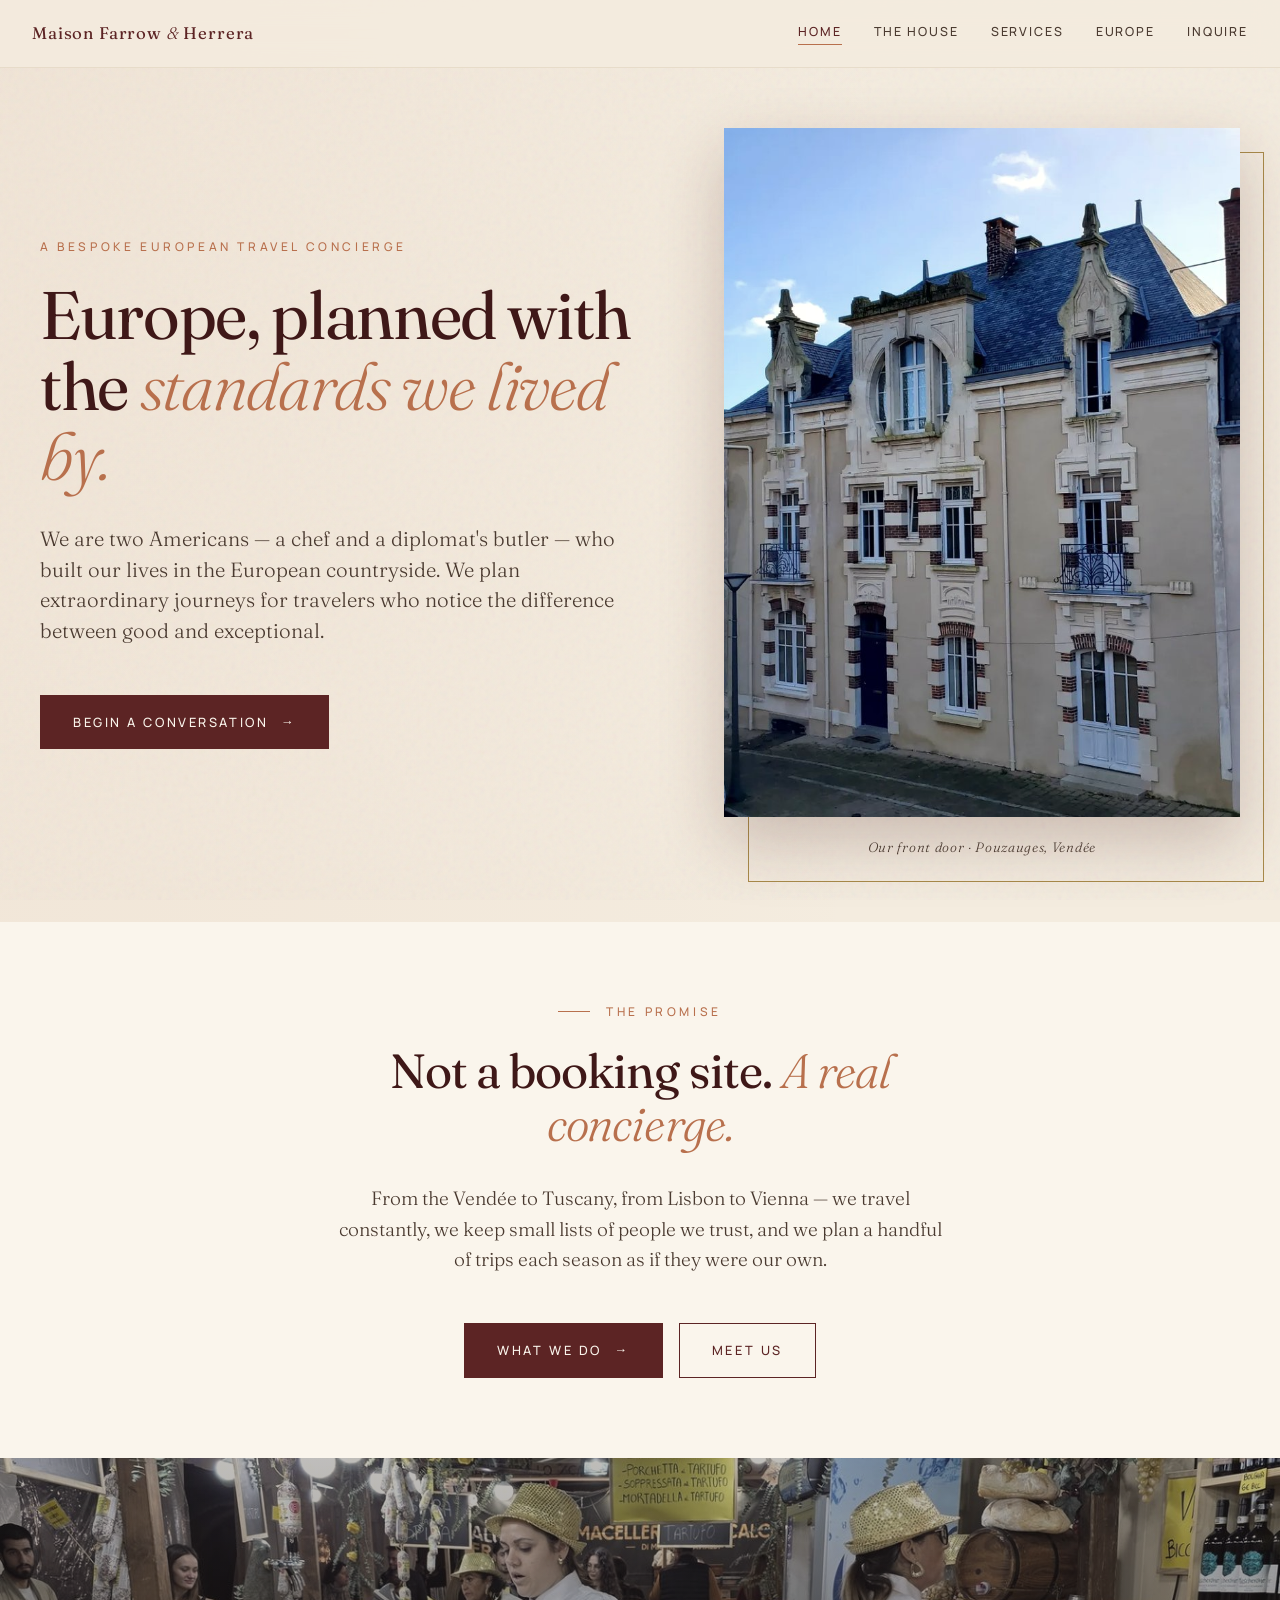
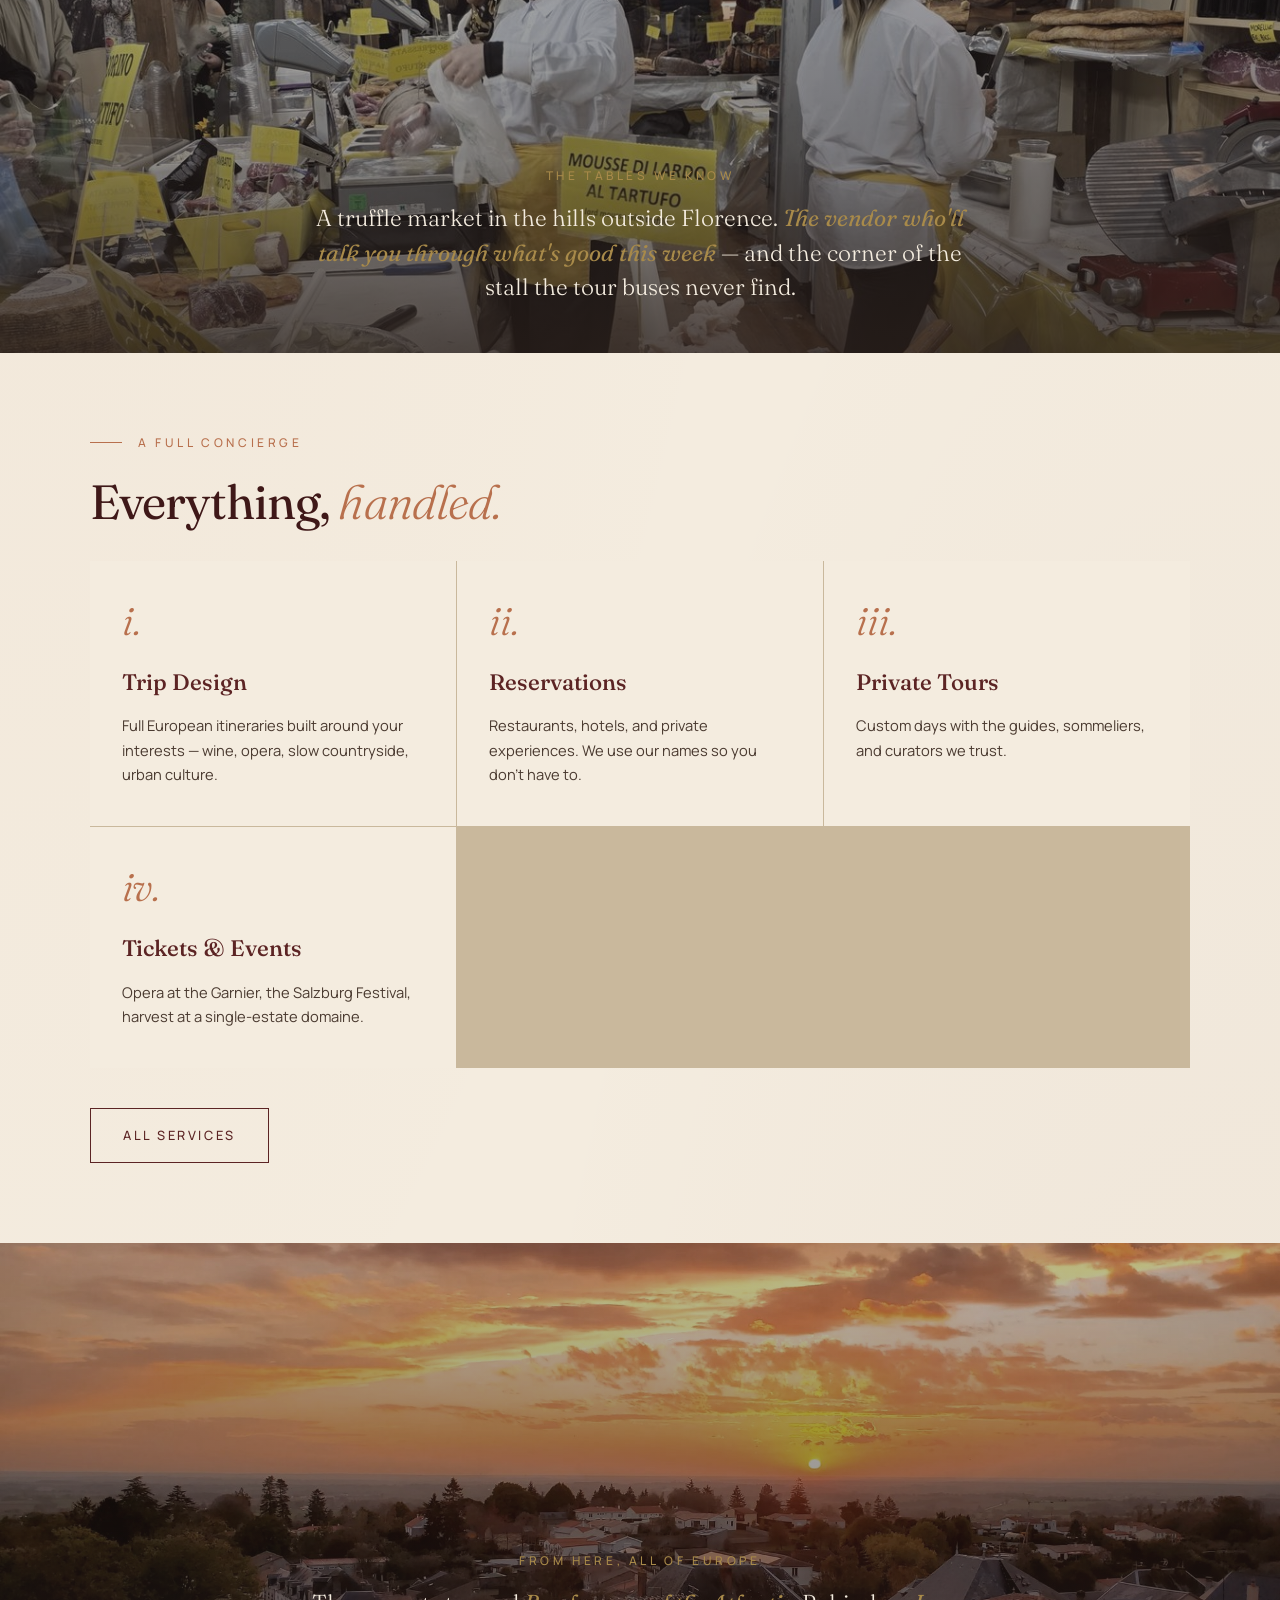
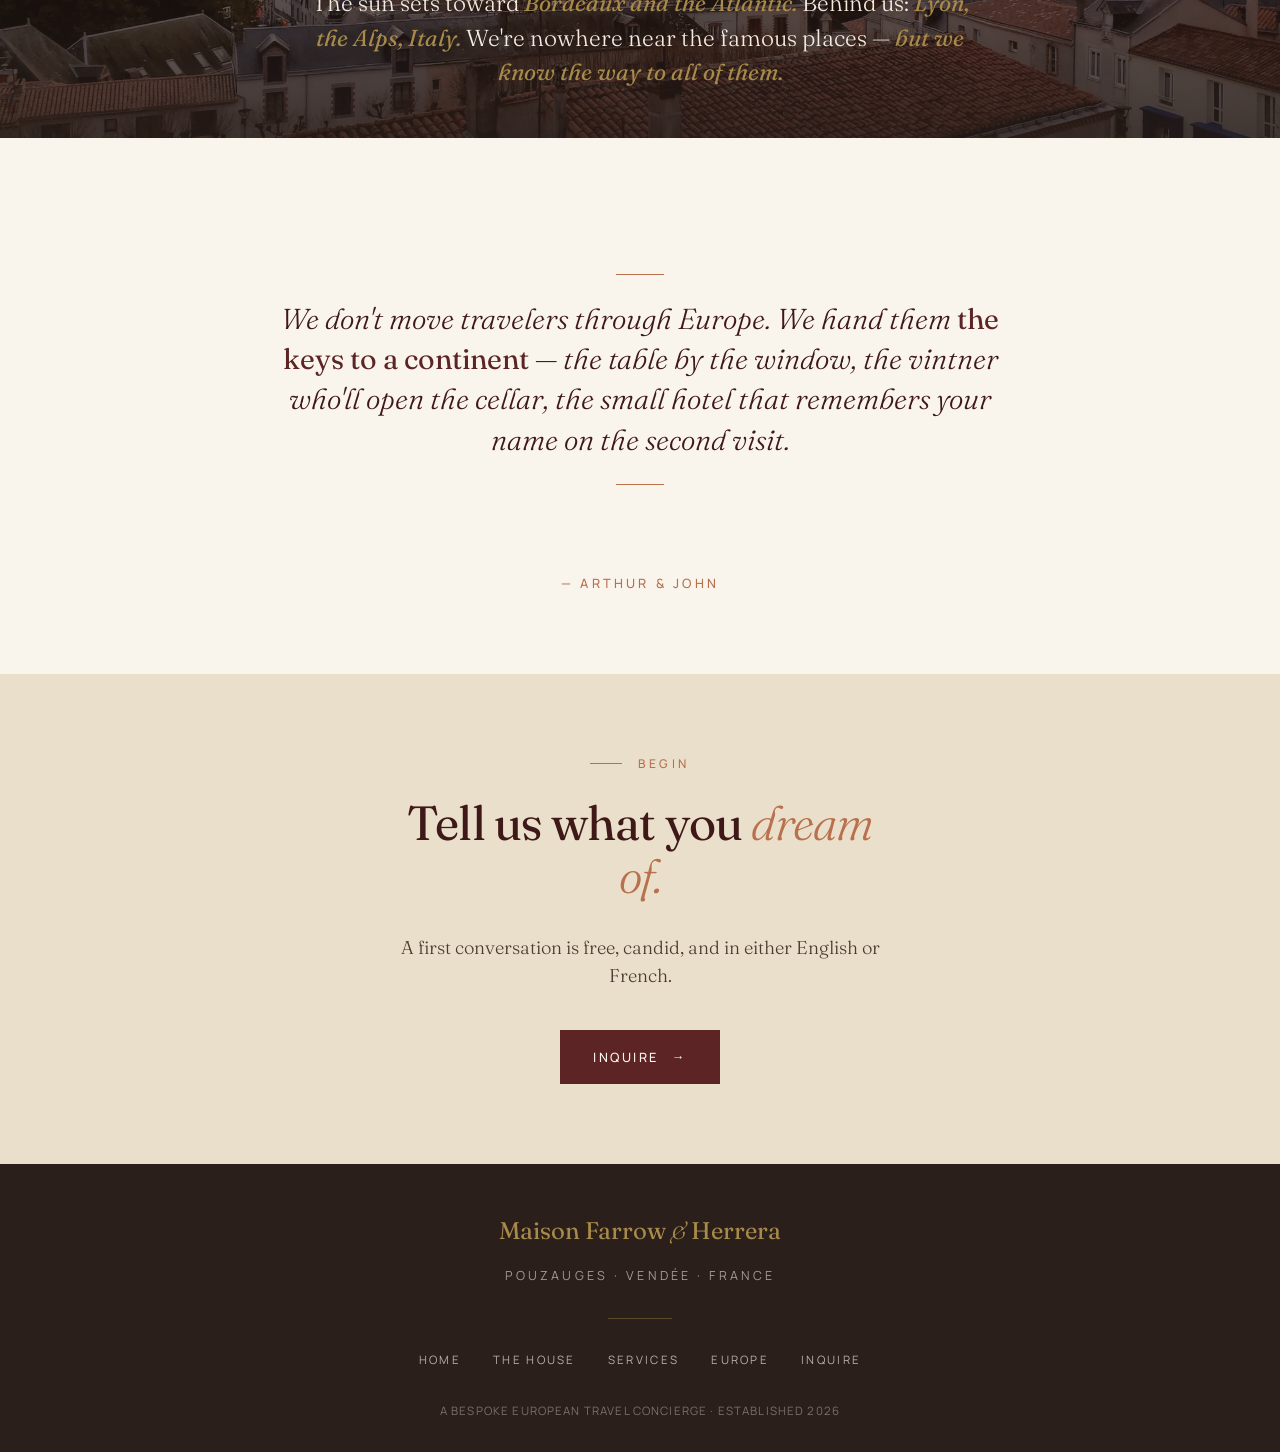
<file: index.html>
<!DOCTYPE html>
<html lang="en">
<head>
<meta charset="UTF-8">
<meta name="viewport" content="width=device-width, initial-scale=1.0">
<title>Maison Farrow & Herrera — Bespoke European Travel</title>
<link rel="preconnect" href="https://fonts.googleapis.com">
<link rel="preconnect" href="https://fonts.gstatic.com" crossorigin>
<link href="https://fonts.googleapis.com/css2?family=Fraunces:ital,opsz,wght@0,9..144,300;0,9..144,400;0,9..144,500;0,9..144,600;1,9..144,300;1,9..144,400&family=Manrope:wght@300;400;500;600&display=swap" rel="stylesheet">
<link rel="stylesheet" href="styles.css">
</head>
<body>
<nav>
  <a href="index.html" class="logo">Maison Farrow <em>&amp;</em> Herrera</a>
  <div class="nav-links">
    <a href="index.html" class="active">Home</a>
    <a href="about.html">The House</a>
    <a href="services.html">Services</a>
    <a href="europe.html">Europe</a>
    <a href="contact.html">Inquire</a>
  </div>
</nav>

<header class="hero" style="min-height:100vh;display:flex;align-items:center;padding:8rem 2rem 4rem;position:relative;overflow:hidden;">
  <div style="position:absolute;right:5%;top:50%;transform:translateY(-50%);font-family:'Fraunces',serif;font-style:italic;font-size:clamp(8rem,18vw,18rem);color:rgba(184,112,77,0.08);font-weight:300;line-height:1;pointer-events:none;user-select:none;z-index:1;">M&amp;H</div>
  <div style="max-width:1200px;margin:0 auto;width:100%;position:relative;z-index:2;display:grid;grid-template-columns:1.2fr 1fr;gap:4rem;align-items:center;" class="hero-inner-grid">
    <div>
      <div style="font-size:0.75rem;letter-spacing:0.3em;text-transform:uppercase;color:var(--terracotta);margin-bottom:1.5rem;font-weight:500;opacity:0;animation:rise 0.9s 0.2s forwards;">A bespoke European travel concierge</div>
      <h1 style="font-family:'Fraunces',serif;font-size:clamp(2.2rem,5.5vw,4.2rem);line-height:1.05;font-weight:400;color:var(--bordeaux-deep);margin-bottom:2rem;letter-spacing:-0.02em;opacity:0;animation:rise 1s 0.4s forwards;">Europe, planned with the <em style="font-style:italic;font-weight:300;color:var(--terracotta);">standards we lived by.</em></h1>
      <p style="font-family:'Fraunces',serif;font-size:clamp(1.1rem,1.6vw,1.35rem);line-height:1.5;color:var(--ink-soft);max-width:38rem;font-weight:300;margin-bottom:3rem;opacity:0;animation:rise 1s 0.6s forwards;">
        We are two Americans — a chef and a diplomat's butler — who built our lives in the European countryside. We plan extraordinary journeys for travelers who notice the difference between good and exceptional.
      </p>
      <a href="contact.html" class="cta" style="opacity:0;animation:rise 1s 0.8s forwards;">Begin a Conversation</a>
    </div>
    <figure style="margin:0;position:relative;">
      <img src="house.jpg" alt="Our home in Pouzauges, Vendée" loading="eager" style="width:100%;aspect-ratio:3/4;object-fit:cover;filter:sepia(0.05) saturate(0.95);box-shadow:0 25px 60px rgba(63,24,24,0.22);opacity:0;animation:rise 1.2s 0.9s forwards;">
      <div style="position:absolute;top:1.5rem;left:1.5rem;right:-1.5rem;bottom:-1.5rem;border:1px solid var(--gold);z-index:-1;opacity:0;animation:rise 1.2s 1.1s forwards;"></div>
      <figcaption style="font-family:'Fraunces',serif;font-style:italic;font-weight:300;font-size:0.85rem;color:var(--ink-soft);text-align:center;margin-top:1.25rem;letter-spacing:0.05em;opacity:0;animation:rise 1.2s 1.3s forwards;">Our front door · Pouzauges, Vendée</figcaption>
    </figure>
  </div>
</header>

<style>
@media (max-width: 900px) {
  .hero-inner-grid { grid-template-columns: 1fr !important; gap: 3rem !important; }
}
</style>

<!-- THE PROMISE -->
<section style="background:var(--paper);">
  <div class="container narrow" style="text-align:center;">
    <div class="section-label" style="justify-content:center;">The Promise</div>
    <h2 class="section-title" style="margin:0 auto 2rem;">Not a booking site. <em>A real concierge.</em></h2>
    <p style="font-family:'Fraunces',serif;font-size:1.2rem;line-height:1.6;color:var(--ink-soft);font-weight:300;max-width:38rem;margin:0 auto 3rem;">
      From the Vendée to Tuscany, from Lisbon to Vienna — we travel constantly, we keep small lists of people we trust, and we plan a handful of trips each season as if they were our own.
    </p>
    <div style="display:flex;gap:1rem;justify-content:center;flex-wrap:wrap;">
      <a href="services.html" class="cta">What We Do</a>
      <a href="about.html" class="cta-ghost">Meet Us</a>
    </div>
  </div>
</section>

<!-- FEATURED IMAGE: TRUFFLE MARKET -->
<section class="interlude">
  <div class="interlude-image">
    <img src="florence-duomo.jpg" alt="A Tuscan truffle stand — salsiccia and mousse al tartufo" loading="lazy" style="object-position:center 40%;">
  </div>
  <div class="interlude-caption">
    <div class="interlude-label">The tables we know</div>
    <p class="interlude-text">
      A truffle market in the hills outside Florence. <em>The vendor who'll talk you through what's good this week</em> — and the corner of the stall the tour buses never find.
    </p>
  </div>
</section>

<!-- SERVICES PREVIEW -->
<section>
  <div class="container">
    <div class="section-label">A Full Concierge</div>
    <h2 class="section-title">Everything, <em>handled.</em></h2>
    <div class="cards">
      <div class="card">
        <span class="card-number">i.</span>
        <h3 class="card-title">Trip Design</h3>
        <p class="card-text">Full European itineraries built around your interests — wine, opera, slow countryside, urban culture.</p>
      </div>
      <div class="card">
        <span class="card-number">ii.</span>
        <h3 class="card-title">Reservations</h3>
        <p class="card-text">Restaurants, hotels, and private experiences. We use our names so you don't have to.</p>
      </div>
      <div class="card">
        <span class="card-number">iii.</span>
        <h3 class="card-title">Private Tours</h3>
        <p class="card-text">Custom days with the guides, sommeliers, and curators we trust.</p>
      </div>
      <div class="card">
        <span class="card-number">iv.</span>
        <h3 class="card-title">Tickets &amp; Events</h3>
        <p class="card-text">Opera at the Garnier, the Salzburg Festival, harvest at a single-estate domaine.</p>
      </div>
    </div>
    <div style="margin-top:2.5rem;"><a href="services.html" class="cta-ghost">All Services</a></div>
  </div>
</section>

<!-- SUNSET INTERLUDE -->
<section class="interlude">
  <div class="interlude-image">
    <img src="pouzauges-sunset.jpg" alt="Sunset over Pouzauges" loading="lazy">
  </div>
  <div class="interlude-caption">
    <div class="interlude-label">From here, all of Europe</div>
    <p class="interlude-text">
      The sun sets toward <em>Bordeaux and the Atlantic.</em> Behind us: <em>Lyon, the Alps, Italy.</em> We're nowhere near the famous places — <em>but we know the way to all of them.</em>
    </p>
  </div>
</section>

<!-- ETHOS -->
<section style="background:var(--paper);">
  <div class="container">
    <blockquote class="ethos-quote">
      We don't move travelers through Europe. We hand them <strong>the keys to a continent</strong> — the table by the window, the vintner who'll open the cellar, the small hotel that remembers your name on the second visit.
    </blockquote>
    <div class="ethos-signature">— Arthur &amp; John</div>
  </div>
</section>

<!-- CONTACT TEASER -->
<section style="background:var(--cream-dark);text-align:center;">
  <div class="container">
    <div class="section-label" style="justify-content:center;">Begin</div>
    <h2 class="section-title" style="margin:0 auto 2rem;text-align:center;">Tell us what you <em>dream of.</em></h2>
    <p style="font-family:'Fraunces',serif;font-size:1.15rem;color:var(--ink-soft);line-height:1.5;margin-bottom:2.5rem;max-width:34rem;margin-left:auto;margin-right:auto;font-weight:300;">
      A first conversation is free, candid, and in either English or French.
    </p>
    <a href="contact.html" class="cta">Inquire</a>
  </div>
</section>

<footer>
  <div class="footer-mark">Maison Farrow <em>&amp;</em> Herrera</div>
  <div class="footer-location">Pouzauges · Vendée · France</div>
  <div class="footer-rule"></div>
  <div class="footer-nav">
    <a href="index.html">Home</a>
    <a href="about.html">The House</a>
    <a href="services.html">Services</a>
    <a href="europe.html">Europe</a>
    <a href="contact.html">Inquire</a>
  </div>
  <div class="footer-fine">A bespoke European travel concierge · Established 2026</div>
</footer>
</body>
</html>
</file>
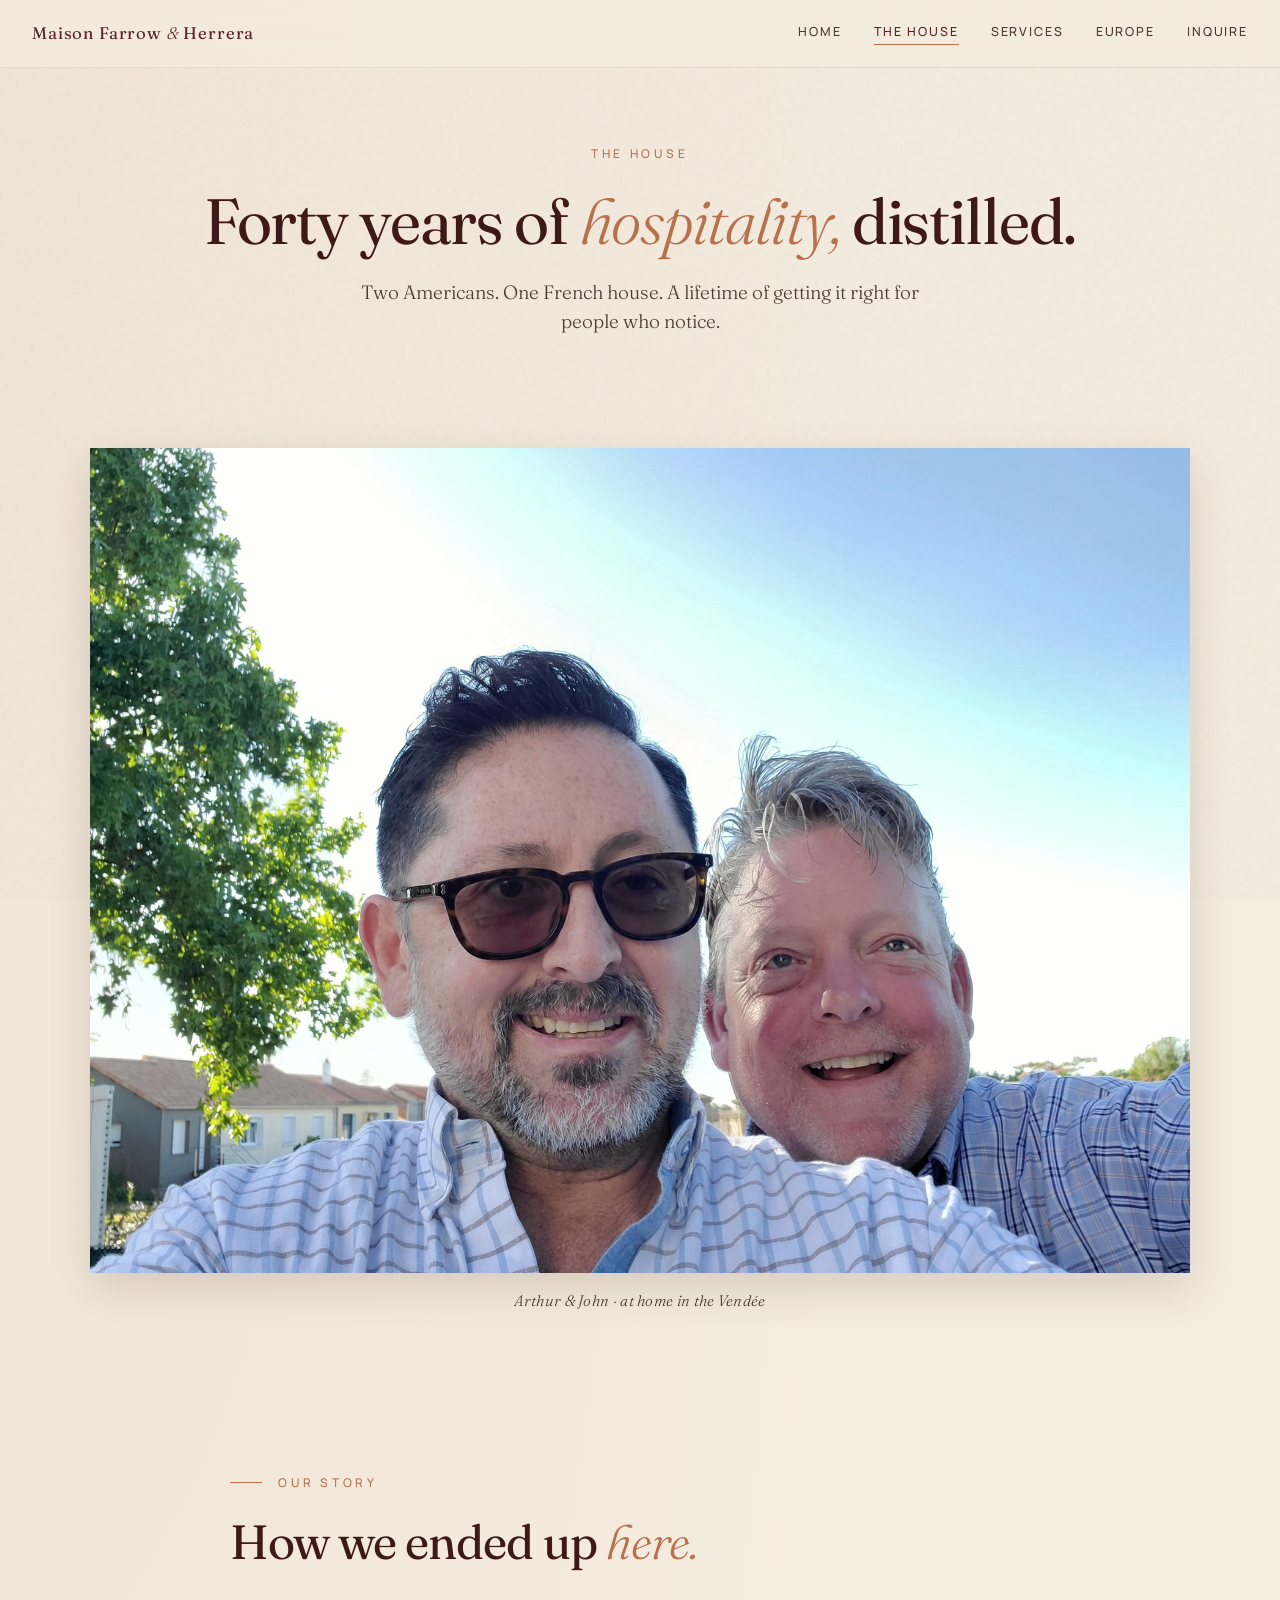
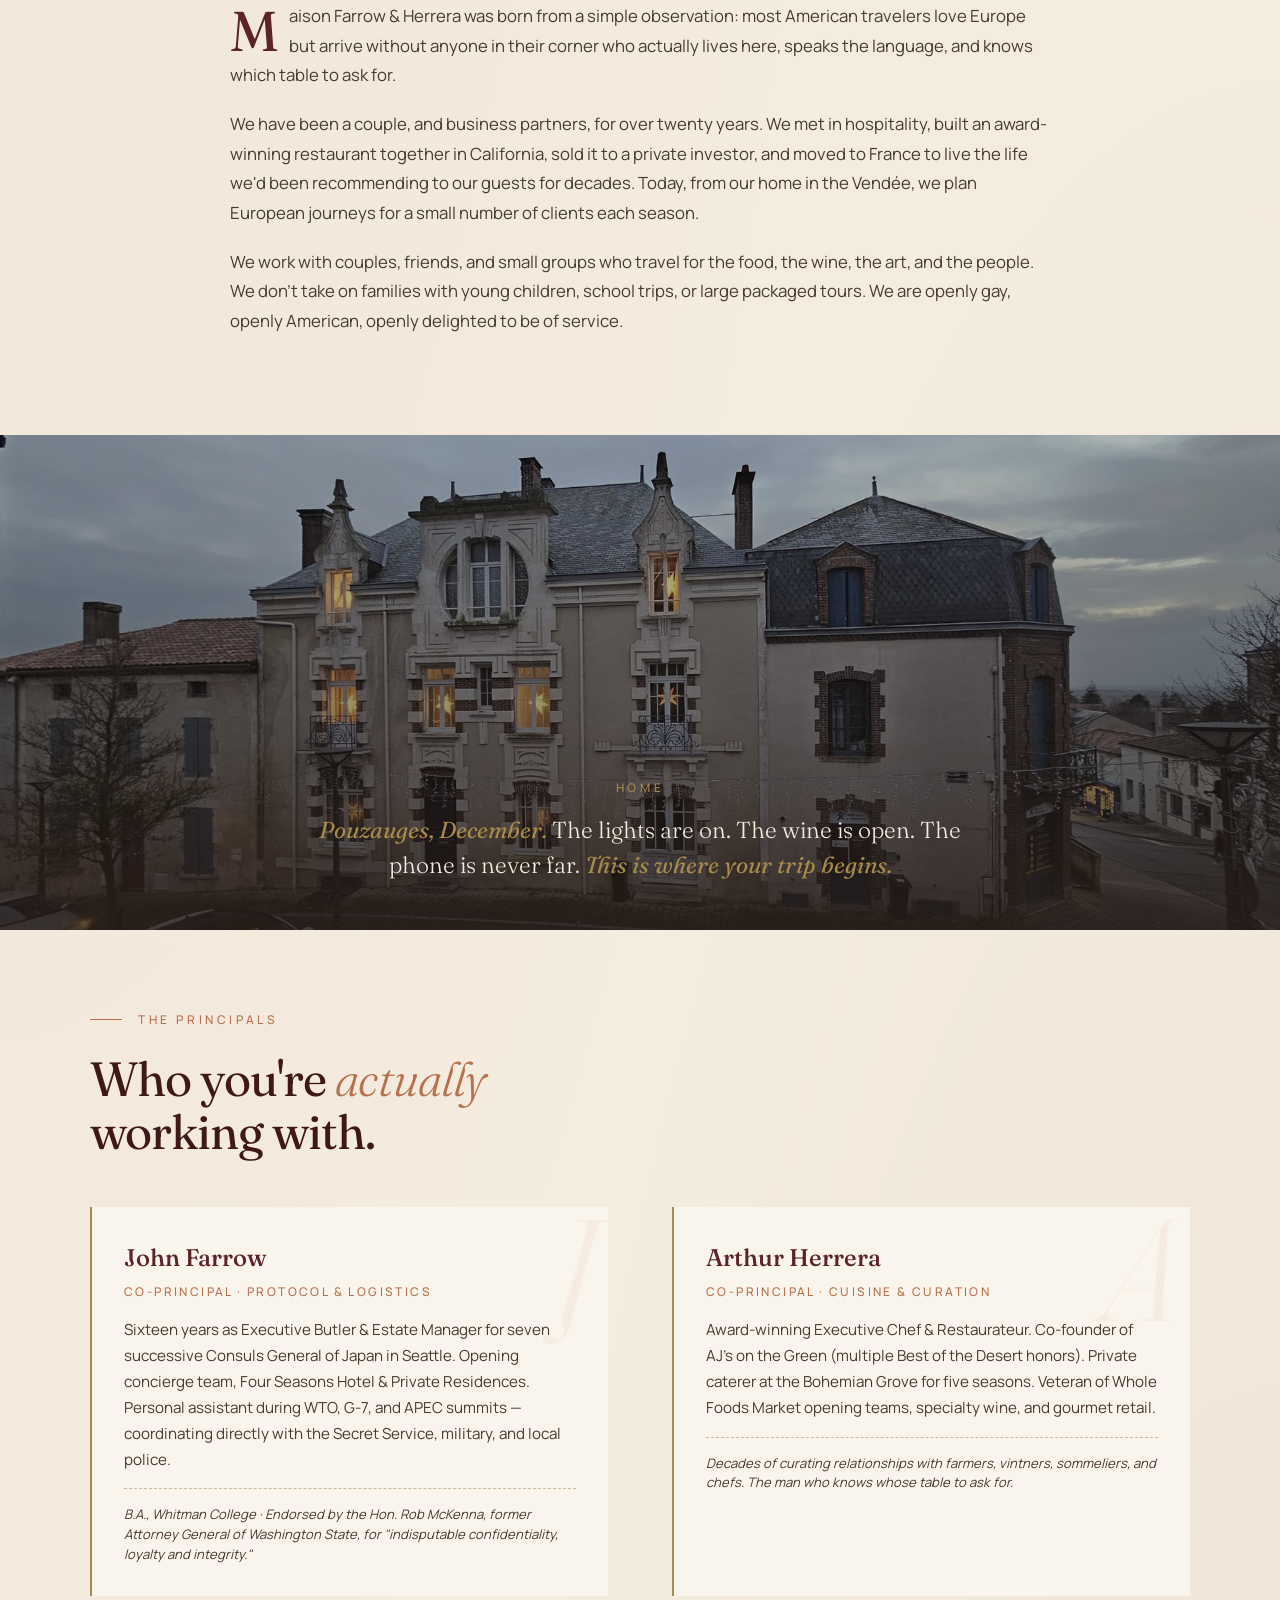
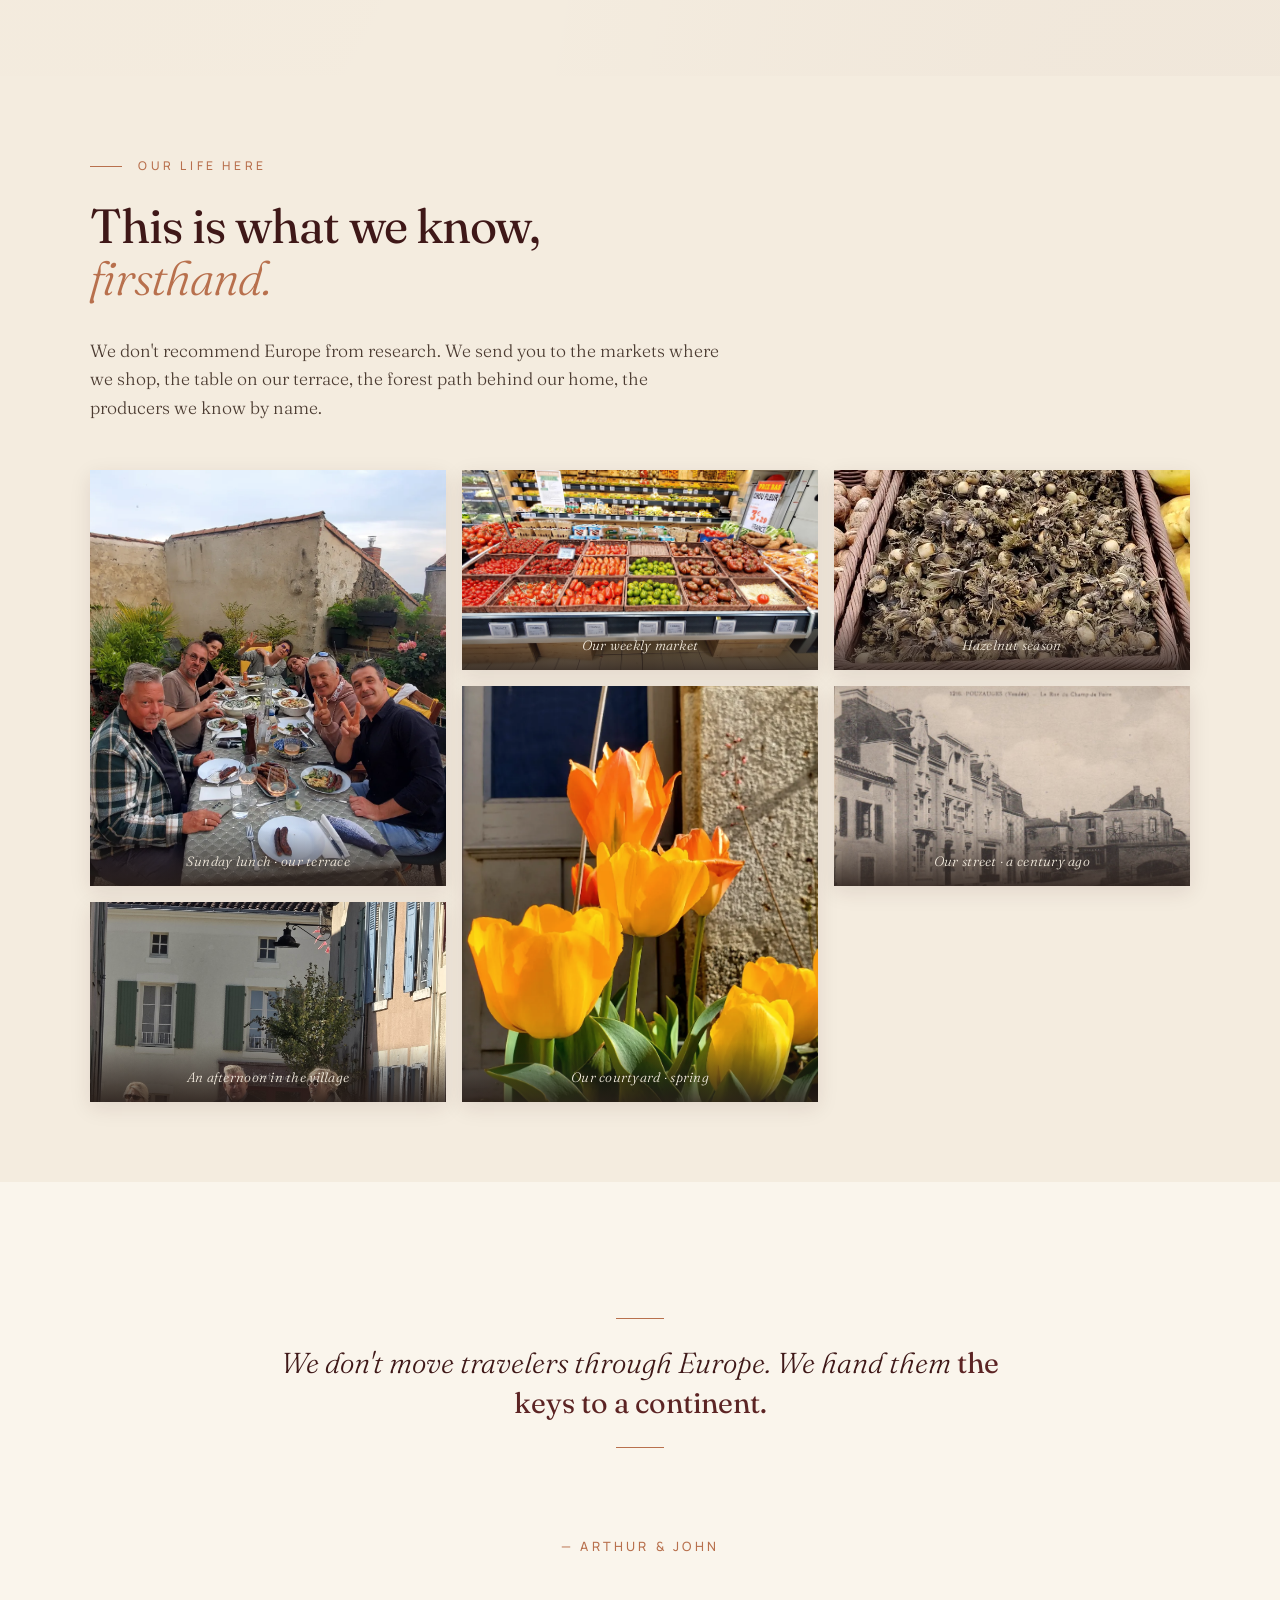
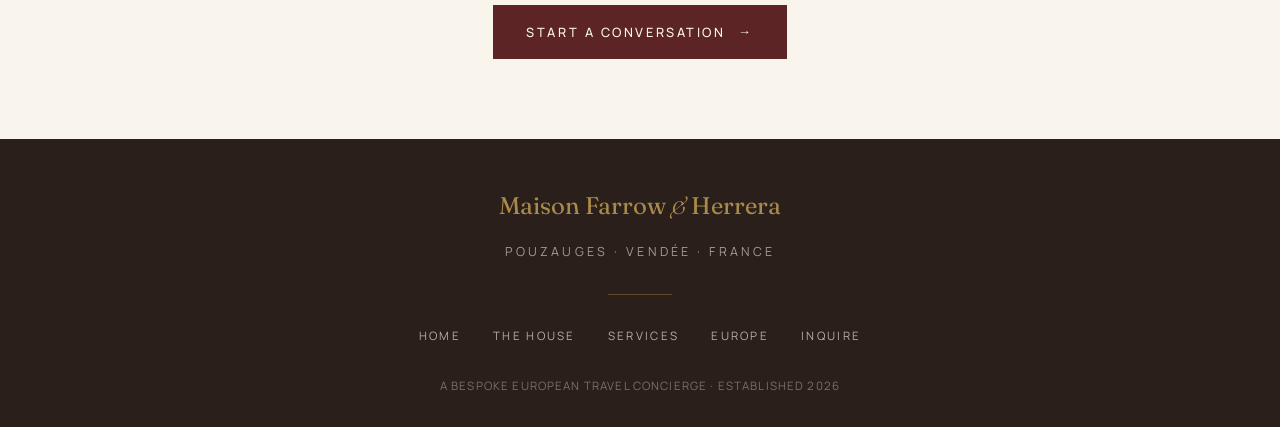
<file: about.html>
<!DOCTYPE html>
<html lang="en">
<head>
<meta charset="UTF-8">
<meta name="viewport" content="width=device-width, initial-scale=1.0">
<title>The House · Maison Farrow & Herrera</title>
<link rel="preconnect" href="https://fonts.googleapis.com">
<link rel="preconnect" href="https://fonts.gstatic.com" crossorigin>
<link href="https://fonts.googleapis.com/css2?family=Fraunces:ital,opsz,wght@0,9..144,300;0,9..144,400;0,9..144,500;0,9..144,600;1,9..144,300;1,9..144,400&family=Manrope:wght@300;400;500;600&display=swap" rel="stylesheet">
<link rel="stylesheet" href="styles.css">
</head>
<body>
<nav>
  <a href="index.html" class="logo">Maison Farrow <em>&amp;</em> Herrera</a>
  <div class="nav-links">
    <a href="index.html">Home</a>
    <a href="about.html" class="active">The House</a>
    <a href="services.html">Services</a>
    <a href="europe.html">Europe</a>
    <a href="contact.html">Inquire</a>
  </div>
</nav>

<header class="page-header">
  <div class="eyebrow">The House</div>
  <h1>Forty years of <em>hospitality,</em> distilled.</h1>
  <p class="lede">Two Americans. One French house. A lifetime of getting it right for people who notice.</p>
</header>

<!-- PORTRAIT FEATURE -->
<section style="padding-top:0;">
  <div class="container">
    <figure class="figure-wide">
      <img src="portrait.jpg" alt="Arthur Herrera and John Farrow at home in the Vendée" loading="eager">
      <figcaption>Arthur &amp; John · at home in the Vendée</figcaption>
    </figure>
  </div>
</section>

<!-- STORY -->
<section style="padding-top:2rem;">
  <div class="container narrow prose">
    <div class="section-label">Our Story</div>
    <h2 class="section-title">How we ended up <em>here.</em></h2>
    <p>
      Maison Farrow &amp; Herrera was born from a simple observation: most American travelers love Europe but arrive without anyone in their corner who actually lives here, speaks the language, and knows which table to ask for.
    </p>
    <p>
      We have been a couple, and business partners, for over twenty years. We met in hospitality, built an award-winning restaurant together in California, sold it to a private investor, and moved to France to live the life we'd been recommending to our guests for decades. Today, from our home in the Vendée, we plan European journeys for a small number of clients each season.
    </p>
    <p>
      We work with couples, friends, and small groups who travel for the food, the wine, the art, and the people. We don't take on families with young children, school trips, or large packaged tours. We are openly gay, openly American, openly delighted to be of service.
    </p>
  </div>
</section>

<!-- HOUSE AT DUSK INTERLUDE -->
<section class="interlude">
  <div class="interlude-image">
    <img src="house-dusk.jpg" alt="Our home in Pouzauges at dusk" loading="lazy">
  </div>
  <div class="interlude-caption">
    <div class="interlude-label">Home</div>
    <p class="interlude-text">
      <em>Pouzauges, December.</em> The lights are on. The wine is open. The phone is never far. <em>This is where your trip begins.</em>
    </p>
  </div>
</section>

<!-- THE PRINCIPALS -->
<section>
  <div class="container">
    <div class="section-label">The Principals</div>
    <h2 class="section-title">Who you're <em>actually</em> working with.</h2>

    <div class="principals">
      <div class="principal" data-initial="J">
        <div class="principal-name">John Farrow</div>
        <div class="principal-title">Co-Principal · Protocol &amp; Logistics</div>
        <p class="principal-bio">
          Sixteen years as Executive Butler &amp; Estate Manager for seven successive Consuls General of Japan in Seattle. Opening concierge team, Four Seasons Hotel &amp; Private Residences. Personal assistant during WTO, G-7, and APEC summits — coordinating directly with the Secret Service, military, and local police.
        </p>
        <div class="credentials">
          B.A., Whitman College · Endorsed by the Hon. Rob McKenna, former Attorney General of Washington State, for "indisputable confidentiality, loyalty and integrity."
        </div>
      </div>

      <div class="principal" data-initial="A">
        <div class="principal-name">Arthur Herrera</div>
        <div class="principal-title">Co-Principal · Cuisine &amp; Curation</div>
        <p class="principal-bio">
          Award-winning Executive Chef &amp; Restaurateur. Co-founder of AJ's on the Green (multiple Best of the Desert honors). Private caterer at the Bohemian Grove for five seasons. Veteran of Whole Foods Market opening teams, specialty wine, and gourmet retail.
        </p>
        <div class="credentials">
          Decades of curating relationships with farmers, vintners, sommeliers, and chefs. The man who knows whose table to ask for.
        </div>
      </div>
    </div>
  </div>
</section>

<!-- OUR LIFE HERE GALLERY -->
<section style="background:var(--cream);">
  <div class="container">
    <div class="section-label">Our Life Here</div>
    <h2 class="section-title">This is what we know, <em>firsthand.</em></h2>
    <p style="font-family:'Fraunces',serif;font-size:1.1rem;line-height:1.6;color:var(--ink-soft);max-width:40rem;font-weight:300;margin-bottom:3rem;">
      We don't recommend Europe from research. We send you to the markets where we shop, the table on our terrace, the forest path behind our home, the producers we know by name.
    </p>

    <div class="gallery">
      <figure class="gallery-item tall">
        <img src="terrace-dinner.webp" alt="A long table on our terrace with friends, grilled sausages, wine, and salads" loading="lazy">
        <figcaption>Sunday lunch · our terrace</figcaption>
      </figure>
      <figure class="gallery-item wide">
        <img src="market-tomatoes.jpg" alt="Heirloom tomatoes at our local French market" loading="lazy">
        <figcaption>Our weekly market</figcaption>
      </figure>
      <figure class="gallery-item wide">
        <img src="forest-path.jpg" alt="Fresh French hazelnuts piled in baskets at the market" loading="lazy">
        <figcaption>Hazelnut season</figcaption>
      </figure>
      <figure class="gallery-item tall">
        <img src="courtyard-tulips.webp" alt="Orange and yellow tulips against the stone wall of our courtyard" loading="lazy">
        <figcaption>Our courtyard · spring</figcaption>
      </figure>
      <figure class="gallery-item wide">
        <img src="vintage-postcard.jpg" alt="A vintage postcard of our street, Pouzauges" loading="lazy">
        <figcaption>Our street · a century ago</figcaption>
      </figure>
      <figure class="gallery-item wide">
        <img src="portrait-cooking.jpg" alt="Arthur, John and a friend walking through a sunlit village street" loading="lazy" style="object-position:center 30%;">
        <figcaption>An afternoon in the village</figcaption>
      </figure>
    </div>
  </div>
</section>

<!-- ETHOS -->
<section style="background:var(--paper);">
  <div class="container">
    <blockquote class="ethos-quote">
      We don't move travelers through Europe. We hand them <strong>the keys to a continent.</strong>
    </blockquote>
    <div class="ethos-signature">— Arthur &amp; John</div>
    <div style="text-align:center;margin-top:3rem;">
      <a href="contact.html" class="cta">Start a Conversation</a>
    </div>
  </div>
</section>

<footer>
  <div class="footer-mark">Maison Farrow <em>&amp;</em> Herrera</div>
  <div class="footer-location">Pouzauges · Vendée · France</div>
  <div class="footer-rule"></div>
  <div class="footer-nav">
    <a href="index.html">Home</a>
    <a href="about.html">The House</a>
    <a href="services.html">Services</a>
    <a href="europe.html">Europe</a>
    <a href="contact.html">Inquire</a>
  </div>
  <div class="footer-fine">A bespoke European travel concierge · Established 2026</div>
</footer>
</body>
</html>
</file>
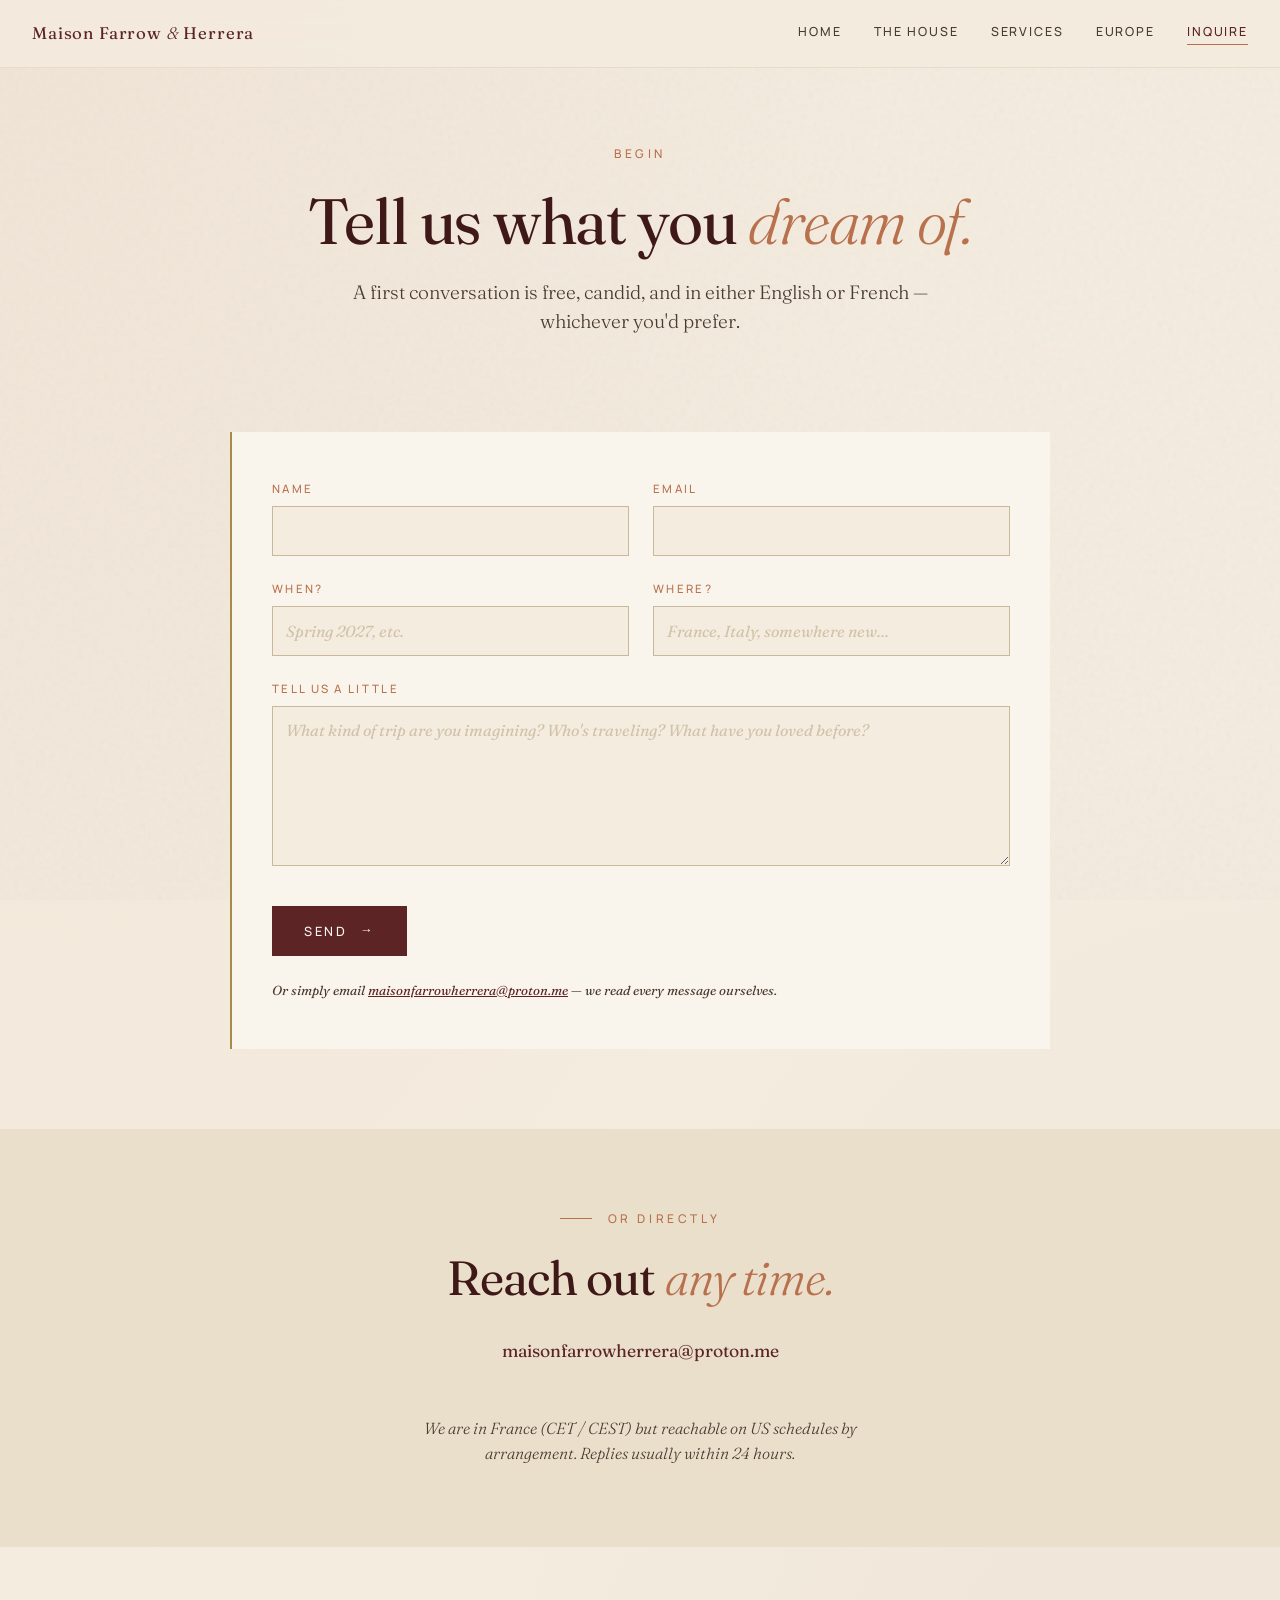
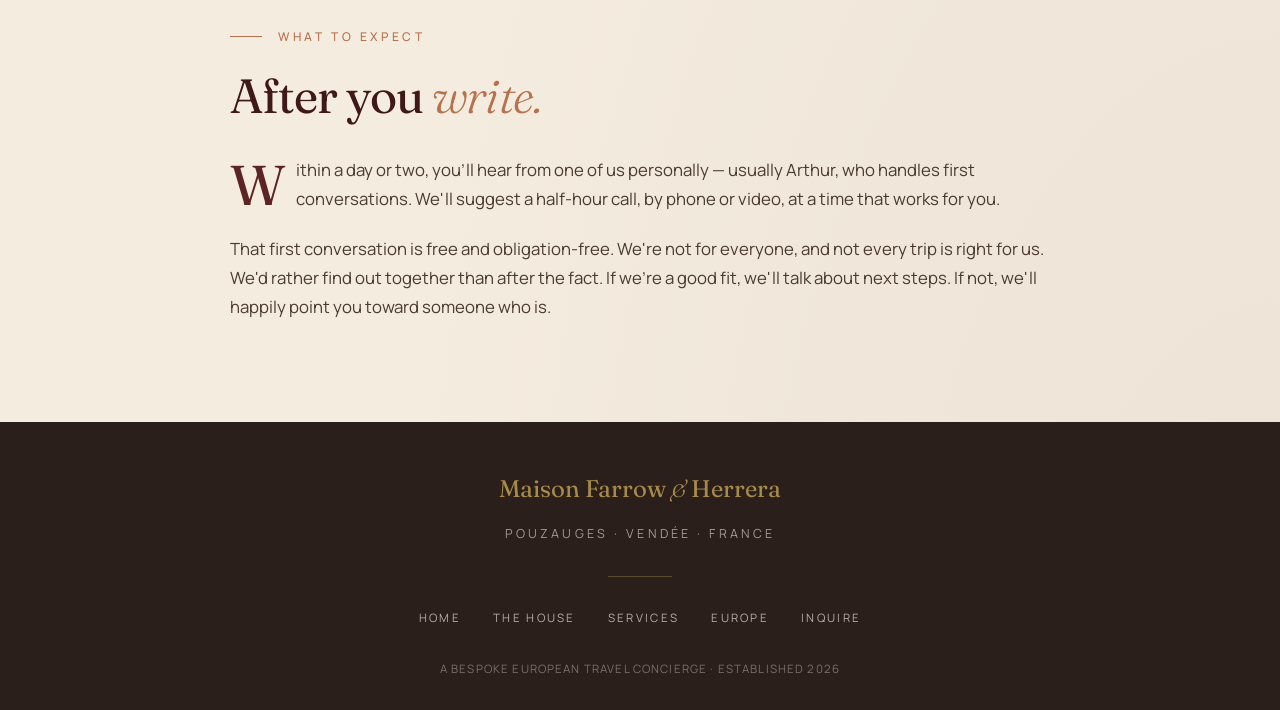
<file: contact.html>
<!DOCTYPE html>
<html lang="en">
<head>
<meta charset="UTF-8">
<meta name="viewport" content="width=device-width, initial-scale=1.0">
<title>Inquire · Maison Farrow & Herrera</title>
<link rel="preconnect" href="https://fonts.googleapis.com">
<link rel="preconnect" href="https://fonts.gstatic.com" crossorigin>
<link href="https://fonts.googleapis.com/css2?family=Fraunces:ital,opsz,wght@0,9..144,300;0,9..144,400;0,9..144,500;0,9..144,600;1,9..144,300;1,9..144,400&family=Manrope:wght@300;400;500;600&display=swap" rel="stylesheet">
<link rel="stylesheet" href="styles.css">
</head>
<body>
<nav>
  <a href="index.html" class="logo">Maison Farrow <em>&amp;</em> Herrera</a>
  <div class="nav-links">
    <a href="index.html">Home</a>
    <a href="about.html">The House</a>
    <a href="services.html">Services</a>
    <a href="europe.html">Europe</a>
    <a href="contact.html" class="active">Inquire</a>
  </div>
</nav>

<header class="page-header">
  <div class="eyebrow">Begin</div>
  <h1>Tell us what you <em>dream of.</em></h1>
  <p class="lede">A first conversation is free, candid, and in either English or French — whichever you'd prefer.</p>
</header>

<!-- CONTACT FORM -->
<section style="padding-top:2rem;">
  <div class="container narrow">
    <form style="background:var(--paper);padding:3rem 2.5rem;border-left:2px solid var(--gold);" action="mailto:maisonfarrowherrera@proton.me" method="post" enctype="text/plain">
      <div style="display:grid;grid-template-columns:1fr 1fr;gap:1.5rem;margin-bottom:1.5rem;">
        <label style="display:block;">
          <span style="display:block;font-size:0.72rem;letter-spacing:0.2em;text-transform:uppercase;color:var(--terracotta);font-weight:500;margin-bottom:0.5rem;">Name</span>
          <input type="text" name="name" required style="width:100%;padding:0.8rem;border:1px solid var(--rule);background:var(--cream);font-family:inherit;font-size:1rem;color:var(--ink);">
        </label>
        <label style="display:block;">
          <span style="display:block;font-size:0.72rem;letter-spacing:0.2em;text-transform:uppercase;color:var(--terracotta);font-weight:500;margin-bottom:0.5rem;">Email</span>
          <input type="email" name="email" required style="width:100%;padding:0.8rem;border:1px solid var(--rule);background:var(--cream);font-family:inherit;font-size:1rem;color:var(--ink);">
        </label>
      </div>
      <div style="display:grid;grid-template-columns:1fr 1fr;gap:1.5rem;margin-bottom:1.5rem;">
        <label style="display:block;">
          <span style="display:block;font-size:0.72rem;letter-spacing:0.2em;text-transform:uppercase;color:var(--terracotta);font-weight:500;margin-bottom:0.5rem;">When?</span>
          <input type="text" name="dates" placeholder="Spring 2027, etc." style="width:100%;padding:0.8rem;border:1px solid var(--rule);background:var(--cream);font-family:inherit;font-size:1rem;color:var(--ink);">
        </label>
        <label style="display:block;">
          <span style="display:block;font-size:0.72rem;letter-spacing:0.2em;text-transform:uppercase;color:var(--terracotta);font-weight:500;margin-bottom:0.5rem;">Where?</span>
          <input type="text" name="where" placeholder="France, Italy, somewhere new..." style="width:100%;padding:0.8rem;border:1px solid var(--rule);background:var(--cream);font-family:inherit;font-size:1rem;color:var(--ink);">
        </label>
      </div>
      <label style="display:block;margin-bottom:2rem;">
        <span style="display:block;font-size:0.72rem;letter-spacing:0.2em;text-transform:uppercase;color:var(--terracotta);font-weight:500;margin-bottom:0.5rem;">Tell us a little</span>
        <textarea name="message" rows="6" placeholder="What kind of trip are you imagining? Who's traveling? What have you loved before?" style="width:100%;padding:0.8rem;border:1px solid var(--rule);background:var(--cream);font-family:inherit;font-size:1rem;color:var(--ink);resize:vertical;"></textarea>
      </label>
      <button type="submit" class="cta" style="border:none;cursor:pointer;font-family:inherit;">Send</button>
      <p style="font-size:0.82rem;color:var(--ink-soft);margin-top:1.5rem;font-style:italic;font-family:'Fraunces',serif;">
        Or simply email <a href="mailto:maisonfarrowherrera@proton.me" style="color:var(--bordeaux);">maisonfarrowherrera@proton.me</a> — we read every message ourselves.
      </p>
    </form>
  </div>
</section>

<!-- DIRECT CONTACT -->
<section style="text-align:center;background:var(--cream-dark);">
  <div class="container">
    <div class="section-label" style="justify-content:center;">Or directly</div>
    <h2 class="section-title" style="margin:0 auto 2rem;text-align:center;">Reach out <em>any time.</em></h2>
    <div style="margin-bottom:2rem;">
      <a href="mailto:maisonfarrowherrera@proton.me" class="contact-method">maisonfarrowherrera@proton.me</a>
    </div>
    <p style="font-family:'Fraunces',serif;font-style:italic;color:var(--ink-soft);font-size:1rem;max-width:32rem;margin:0 auto;font-weight:300;">
      We are in France (CET / CEST) but reachable on US schedules by arrangement. Replies usually within 24 hours.
    </p>
  </div>
</section>

<!-- WHAT TO EXPECT -->
<section>
  <div class="container narrow prose">
    <div class="section-label">What to Expect</div>
    <h2 class="section-title">After you <em>write.</em></h2>
    <p>
      Within a day or two, you'll hear from one of us personally — usually Arthur, who handles first conversations. We'll suggest a half-hour call, by phone or video, at a time that works for you.
    </p>
    <p>
      That first conversation is free and obligation-free. We're not for everyone, and not every trip is right for us. We'd rather find out together than after the fact. If we're a good fit, we'll talk about next steps. If not, we'll happily point you toward someone who is.
    </p>
  </div>
</section>

<footer>
  <div class="footer-mark">Maison Farrow <em>&amp;</em> Herrera</div>
  <div class="footer-location">Pouzauges · Vendée · France</div>
  <div class="footer-rule"></div>
  <div class="footer-nav">
    <a href="index.html">Home</a>
    <a href="about.html">The House</a>
    <a href="services.html">Services</a>
    <a href="europe.html">Europe</a>
    <a href="contact.html">Inquire</a>
  </div>
  <div class="footer-fine">A bespoke European travel concierge · Established 2026</div>
</footer>
</body>
</html>
</file>
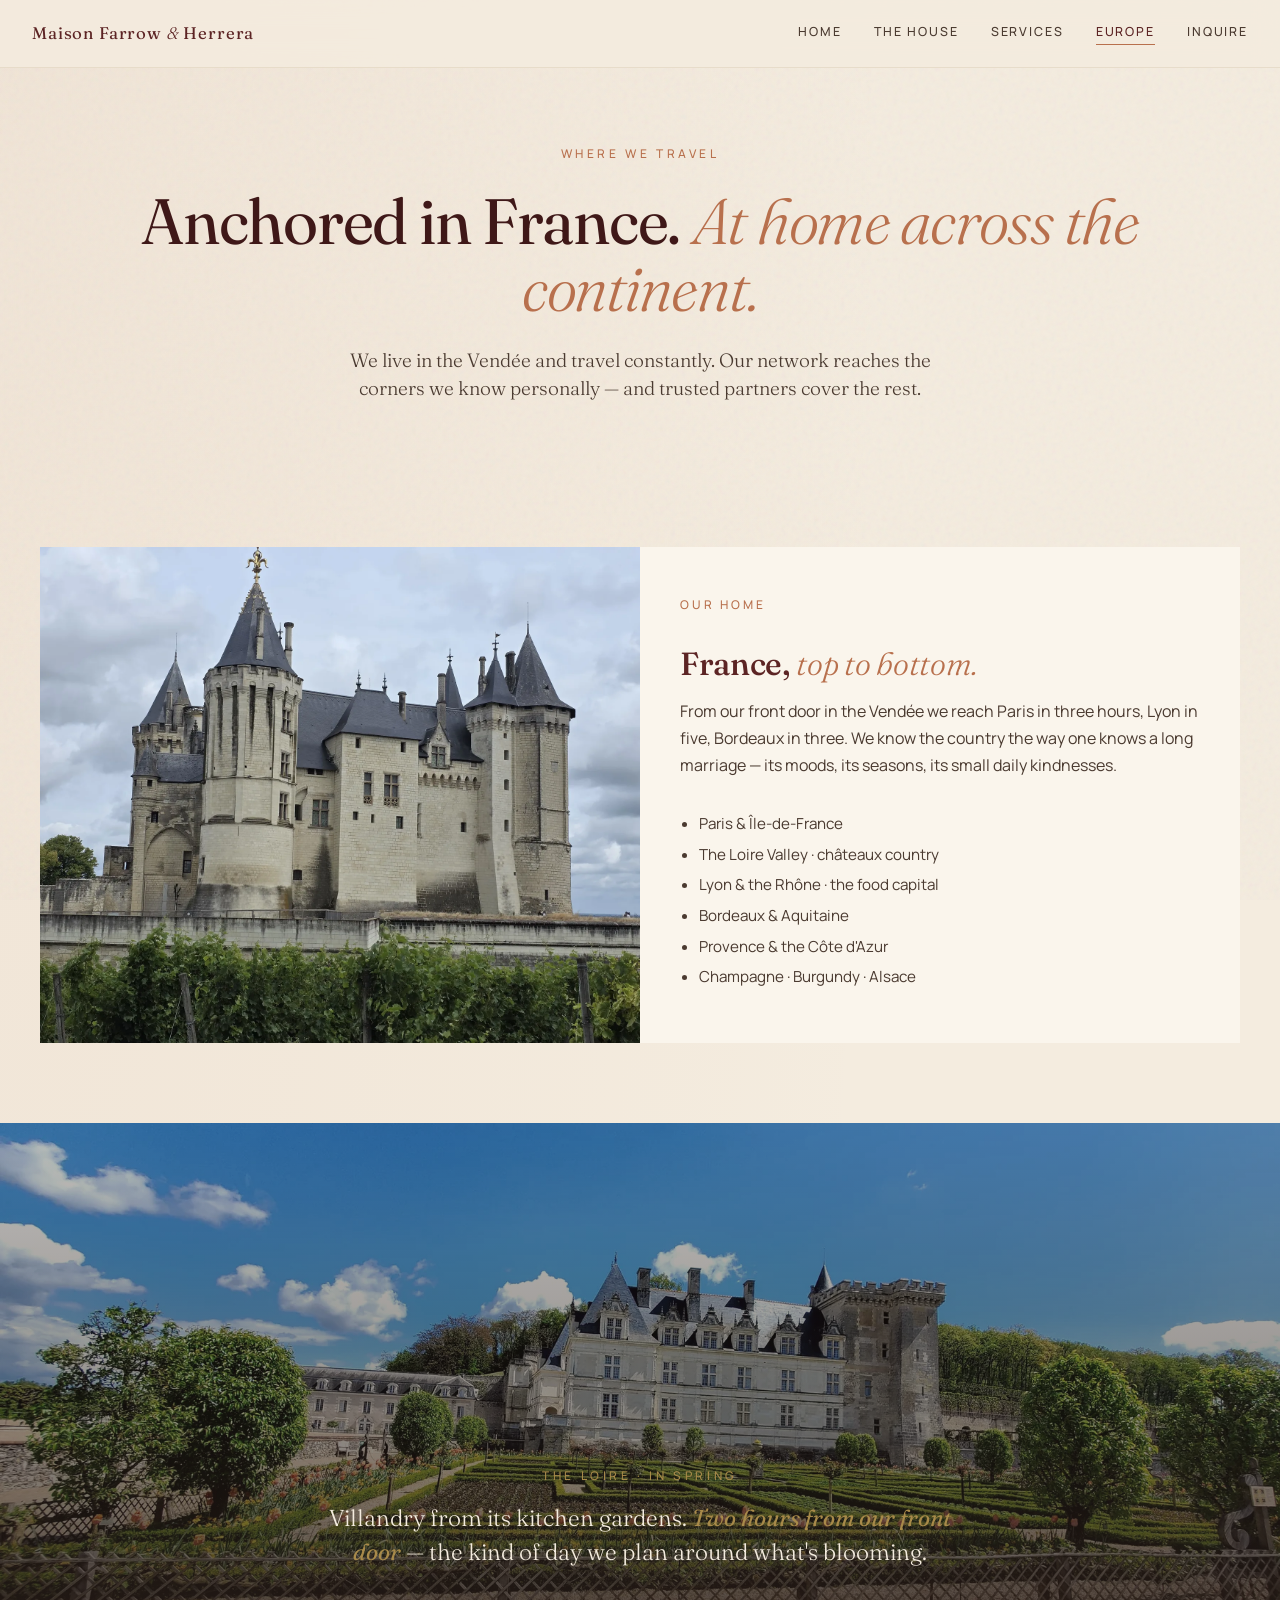
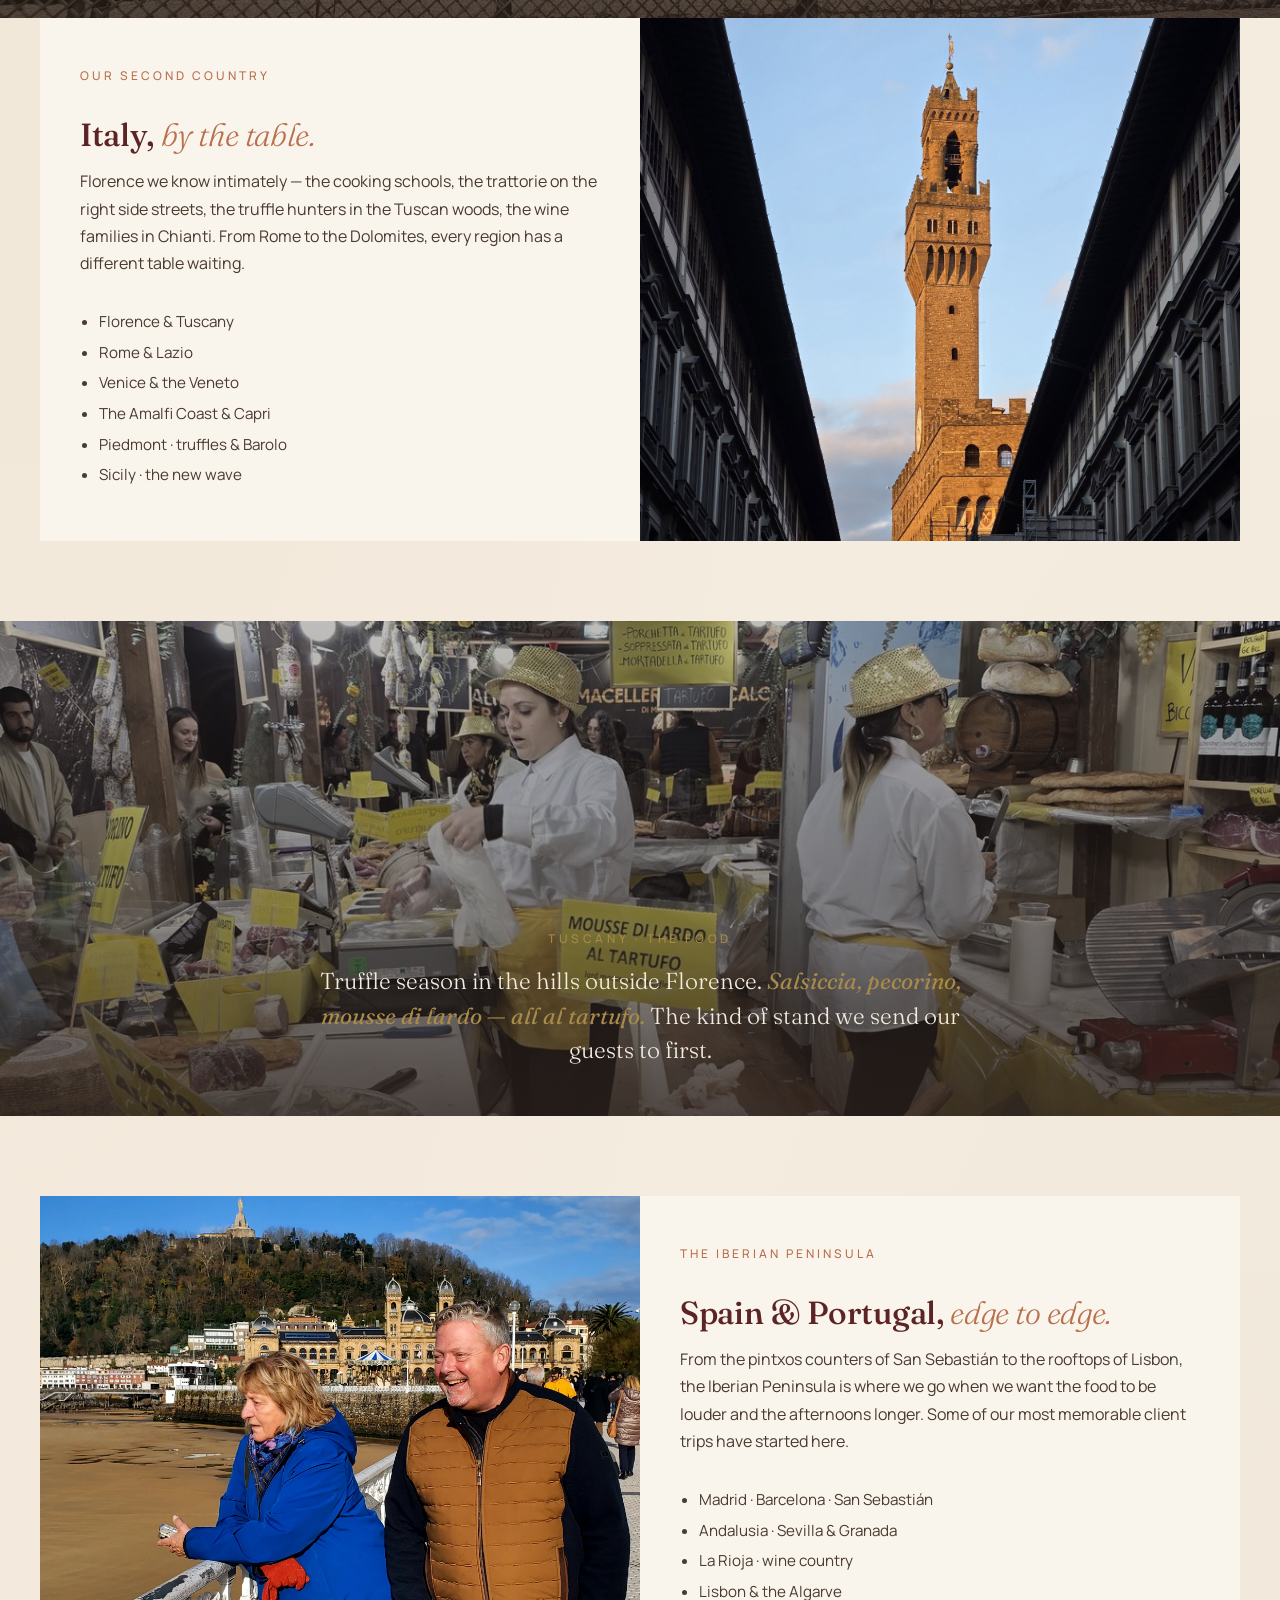
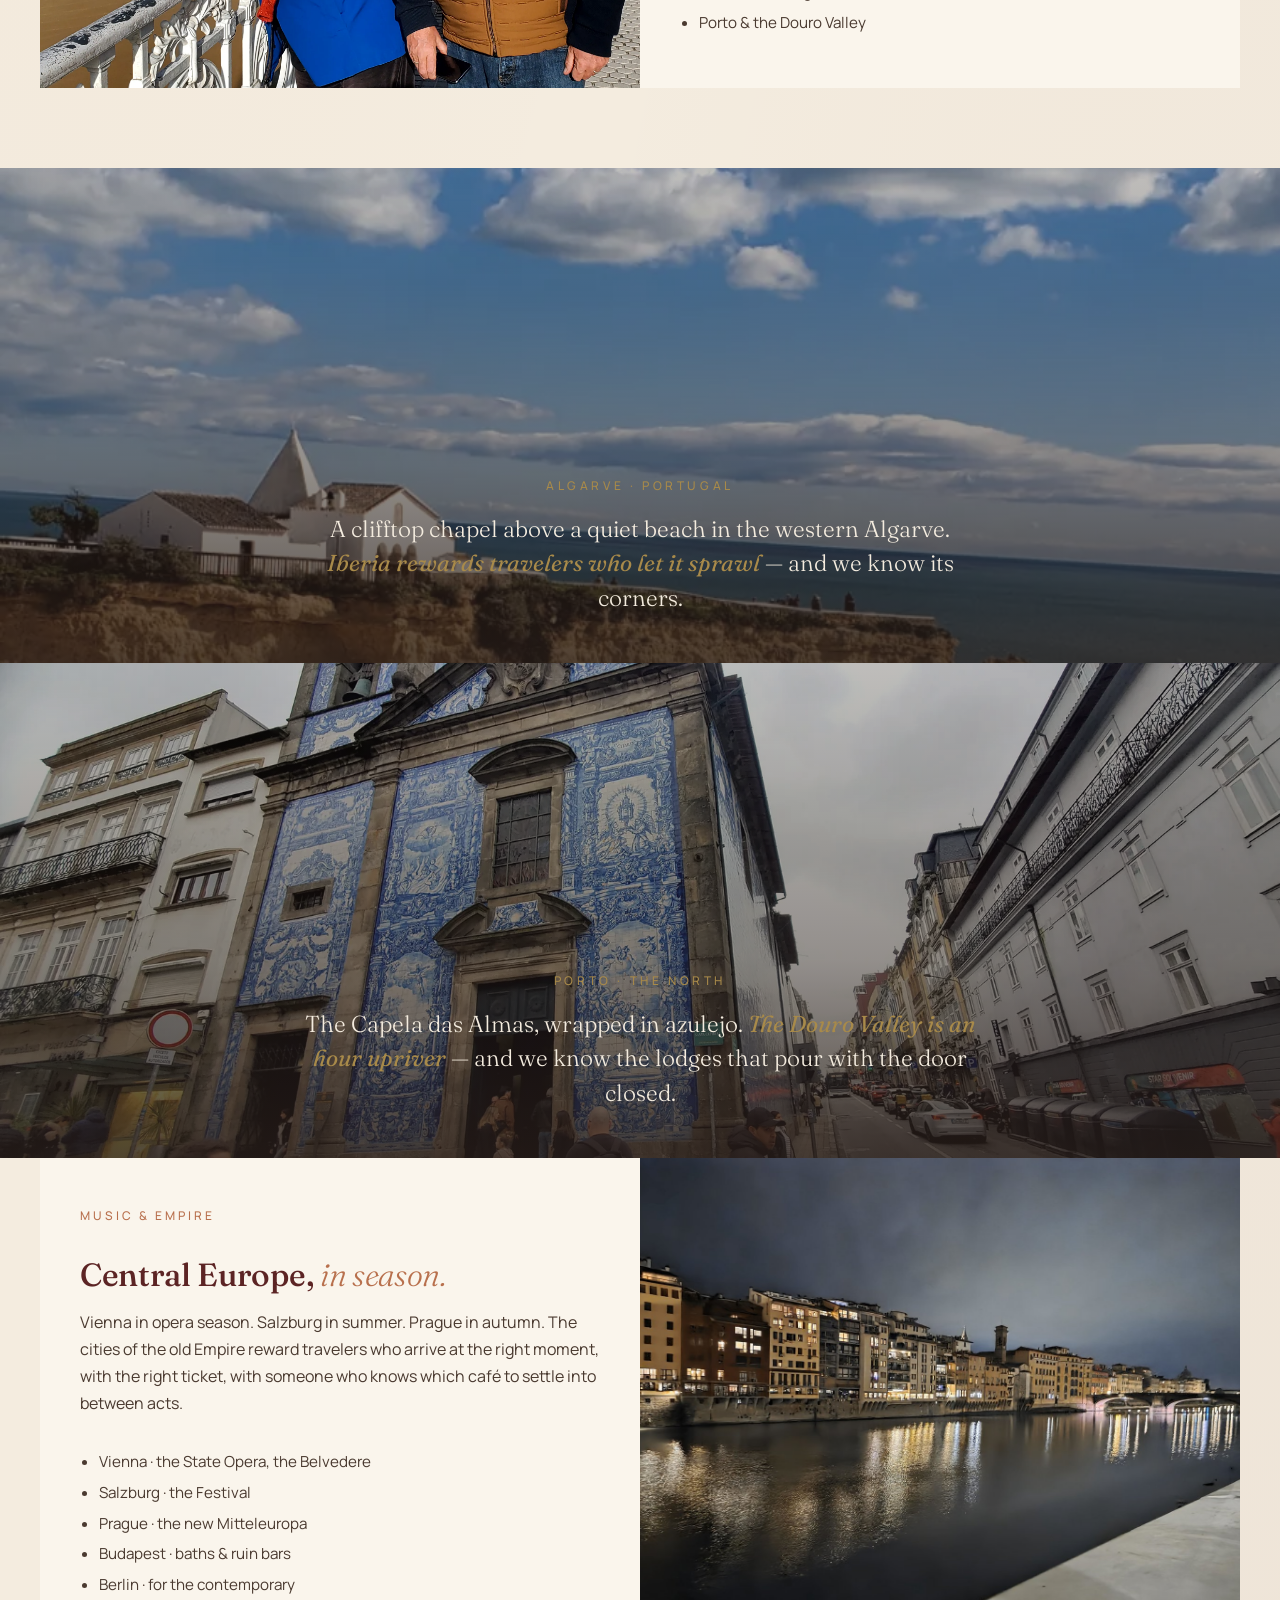
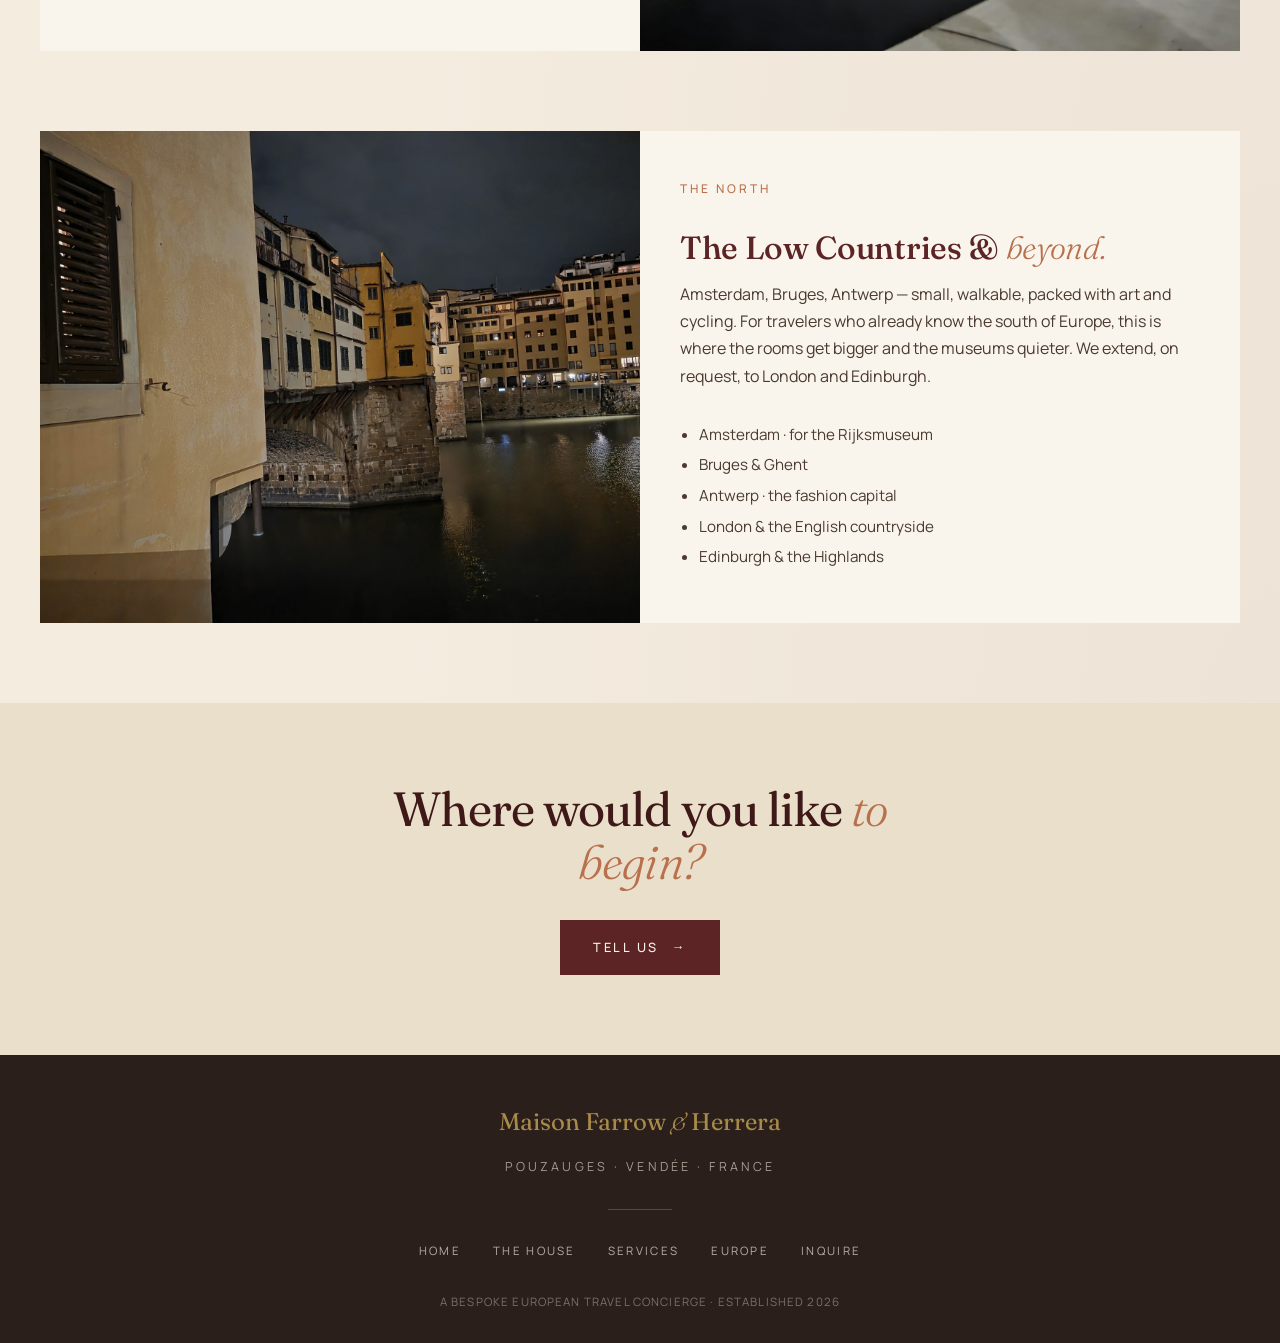
<file: europe.html>
<!DOCTYPE html>
<html lang="en">
<head>
<meta charset="UTF-8">
<meta name="viewport" content="width=device-width, initial-scale=1.0">
<title>Europe · Maison Farrow & Herrera</title>
<link rel="preconnect" href="https://fonts.googleapis.com">
<link rel="preconnect" href="https://fonts.gstatic.com" crossorigin>
<link href="https://fonts.googleapis.com/css2?family=Fraunces:ital,opsz,wght@0,9..144,300;0,9..144,400;0,9..144,500;0,9..144,600;1,9..144,300;1,9..144,400&family=Manrope:wght@300;400;500;600&display=swap" rel="stylesheet">
<link rel="stylesheet" href="styles.css">
</head>
<body>
<nav>
  <a href="index.html" class="logo">Maison Farrow <em>&amp;</em> Herrera</a>
  <div class="nav-links">
    <a href="index.html">Home</a>
    <a href="about.html">The House</a>
    <a href="services.html">Services</a>
    <a href="europe.html" class="active">Europe</a>
    <a href="contact.html">Inquire</a>
  </div>
</nav>

<header class="page-header">
  <div class="eyebrow">Where We Travel</div>
  <h1>Anchored in France. <em>At home across the continent.</em></h1>
  <p class="lede">We live in the Vendée and travel constantly. Our network reaches the corners we know personally — and trusted partners cover the rest.</p>
</header>

<!-- FRANCE -->
<section>
  <div class="region-block">
    <div class="region-block-image">
      <img src="loire-chateau.webp" alt="Château de Saumur with vineyards in the foreground">
    </div>
    <div class="region-block-text">
      <div class="country">Our Home</div>
      <h3>France, <em>top to bottom.</em></h3>
      <p>From our front door in the Vendée we reach Paris in three hours, Lyon in five, Bordeaux in three. We know the country the way one knows a long marriage — its moods, its seasons, its small daily kindnesses.</p>
      <ul>
        <li>Paris &amp; Île-de-France</li>
        <li>The Loire Valley · châteaux country</li>
        <li>Lyon &amp; the Rhône · the food capital</li>
        <li>Bordeaux &amp; Aquitaine</li>
        <li>Provence &amp; the Côte d'Azur</li>
        <li>Champagne · Burgundy · Alsace</li>
      </ul>
    </div>
  </div>
</section>

<!-- LOIRE INTERLUDE -->
<section class="interlude">
  <div class="interlude-image">
    <img src="loire-gardens.webp" alt="Château de Villandry seen from its formal Renaissance gardens, tulips in foreground" loading="lazy">
  </div>
  <div class="interlude-caption">
    <div class="interlude-label">The Loire · in spring</div>
    <p class="interlude-text">
      Villandry from its kitchen gardens. <em>Two hours from our front door</em> — the kind of day we plan around what's blooming.
    </p>
  </div>
</section>

<!-- ITALY -->
<section style="padding-top:0;">
  <div class="region-block reverse">
    <div class="region-block-image">
      <img src="florence-twilight.jpg" alt="The Palazzo Vecchio in Florence at golden hour">
    </div>
    <div class="region-block-text">
      <div class="country">Our Second Country</div>
      <h3>Italy, <em>by the table.</em></h3>
      <p>Florence we know intimately — the cooking schools, the trattorie on the right side streets, the truffle hunters in the Tuscan woods, the wine families in Chianti. From Rome to the Dolomites, every region has a different table waiting.</p>
      <ul>
        <li>Florence &amp; Tuscany</li>
        <li>Rome &amp; Lazio</li>
        <li>Venice &amp; the Veneto</li>
        <li>The Amalfi Coast &amp; Capri</li>
        <li>Piedmont · truffles &amp; Barolo</li>
        <li>Sicily · the new wave</li>
      </ul>
    </div>
  </div>
</section>

<!-- TUSCAN TRUFFLE INTERLUDE -->
<section class="interlude">
  <div class="interlude-image">
    <img src="florence-duomo.jpg" alt="A truffle stand at a Tuscan market" loading="lazy" style="object-position:center 40%;">
  </div>
  <div class="interlude-caption">
    <div class="interlude-label">Tuscany · the food</div>
    <p class="interlude-text">
      Truffle season in the hills outside Florence. <em>Salsiccia, pecorino, mousse di lardo — all al tartufo.</em> The kind of stand we send our guests to first.
    </p>
  </div>
</section>

<!-- IBERIA -->
<section style="padding-top:5rem;">
  <div class="region-block">
    <div class="region-block-image">
      <img src="san-sebastian-bay.webp" alt="John on the San Sebastián seafront, with Mount Urgull and the city hall behind">
    </div>
    <div class="region-block-text">
      <div class="country">The Iberian Peninsula</div>
      <h3>Spain &amp; Portugal, <em>edge to edge.</em></h3>
      <p>From the pintxos counters of San Sebastián to the rooftops of Lisbon, the Iberian Peninsula is where we go when we want the food to be louder and the afternoons longer. Some of our most memorable client trips have started here.</p>
      <ul>
        <li>Madrid · Barcelona · San Sebastián</li>
        <li>Andalusia · Sevilla &amp; Granada</li>
        <li>La Rioja · wine country</li>
        <li>Lisbon &amp; the Algarve</li>
        <li>Porto &amp; the Douro Valley</li>
      </ul>
    </div>
  </div>
</section>

<!-- ALGARVE INTERLUDE -->
<section class="interlude">
  <div class="interlude-image">
    <img src="algarve-coast.webp" alt="A small white chapel on a clifftop above an Algarve beach" loading="lazy" style="object-position:center 35%;">
  </div>
  <div class="interlude-caption">
    <div class="interlude-label">Algarve · Portugal</div>
    <p class="interlude-text">
      A clifftop chapel above a quiet beach in the western Algarve. <em>Iberia rewards travelers who let it sprawl</em> — and we know its corners.
    </p>
  </div>
</section>

<!-- PORTO INTERLUDE -->
<section class="interlude">
  <div class="interlude-image">
    <img src="porto-chapel.webp" alt="The blue-and-white azulejo facade of the Capela das Almas in Porto" loading="lazy">
  </div>
  <div class="interlude-caption">
    <div class="interlude-label">Porto · the north</div>
    <p class="interlude-text">
      The Capela das Almas, wrapped in azulejo. <em>The Douro Valley is an hour upriver</em> — and we know the lodges that pour with the door closed.
    </p>
  </div>
</section>

<!-- CENTRAL EUROPE -->
<section style="padding-top:0;">
  <div class="region-block reverse">
    <div class="region-block-image">
      <img src="florence-lights.jpg" alt="A European riverfront at night, lights reflected on the water">
    </div>
    <div class="region-block-text">
      <div class="country">Music &amp; Empire</div>
      <h3>Central Europe, <em>in season.</em></h3>
      <p>Vienna in opera season. Salzburg in summer. Prague in autumn. The cities of the old Empire reward travelers who arrive at the right moment, with the right ticket, with someone who knows which café to settle into between acts.</p>
      <ul>
        <li>Vienna · the State Opera, the Belvedere</li>
        <li>Salzburg · the Festival</li>
        <li>Prague · the new Mitteleuropa</li>
        <li>Budapest · baths &amp; ruin bars</li>
        <li>Berlin · for the contemporary</li>
      </ul>
    </div>
  </div>
</section>

<!-- LOW COUNTRIES & BRITAIN -->
<section style="padding-top:0;">
  <div class="region-block">
    <div class="region-block-image">
      <img src="saumur-chateau.jpg" alt="A European riverside town after dark, shutters and stone bridges">
    </div>
    <div class="region-block-text">
      <div class="country">The North</div>
      <h3>The Low Countries &amp; <em>beyond.</em></h3>
      <p>Amsterdam, Bruges, Antwerp — small, walkable, packed with art and cycling. For travelers who already know the south of Europe, this is where the rooms get bigger and the museums quieter. We extend, on request, to London and Edinburgh.</p>
      <ul>
        <li>Amsterdam · for the Rijksmuseum</li>
        <li>Bruges &amp; Ghent</li>
        <li>Antwerp · the fashion capital</li>
        <li>London &amp; the English countryside</li>
        <li>Edinburgh &amp; the Highlands</li>
      </ul>
    </div>
  </div>
</section>

<!-- CTA -->
<section style="background:var(--cream-dark);text-align:center;">
  <div class="container">
    <h2 class="section-title" style="margin:0 auto 2rem;text-align:center;">Where would you like <em>to begin?</em></h2>
    <a href="contact.html" class="cta">Tell Us</a>
  </div>
</section>

<footer>
  <div class="footer-mark">Maison Farrow <em>&amp;</em> Herrera</div>
  <div class="footer-location">Pouzauges · Vendée · France</div>
  <div class="footer-rule"></div>
  <div class="footer-nav">
    <a href="index.html">Home</a>
    <a href="about.html">The House</a>
    <a href="services.html">Services</a>
    <a href="europe.html">Europe</a>
    <a href="contact.html">Inquire</a>
  </div>
  <div class="footer-fine">A bespoke European travel concierge · Established 2026</div>
</footer>
</body>
</html>
</file>
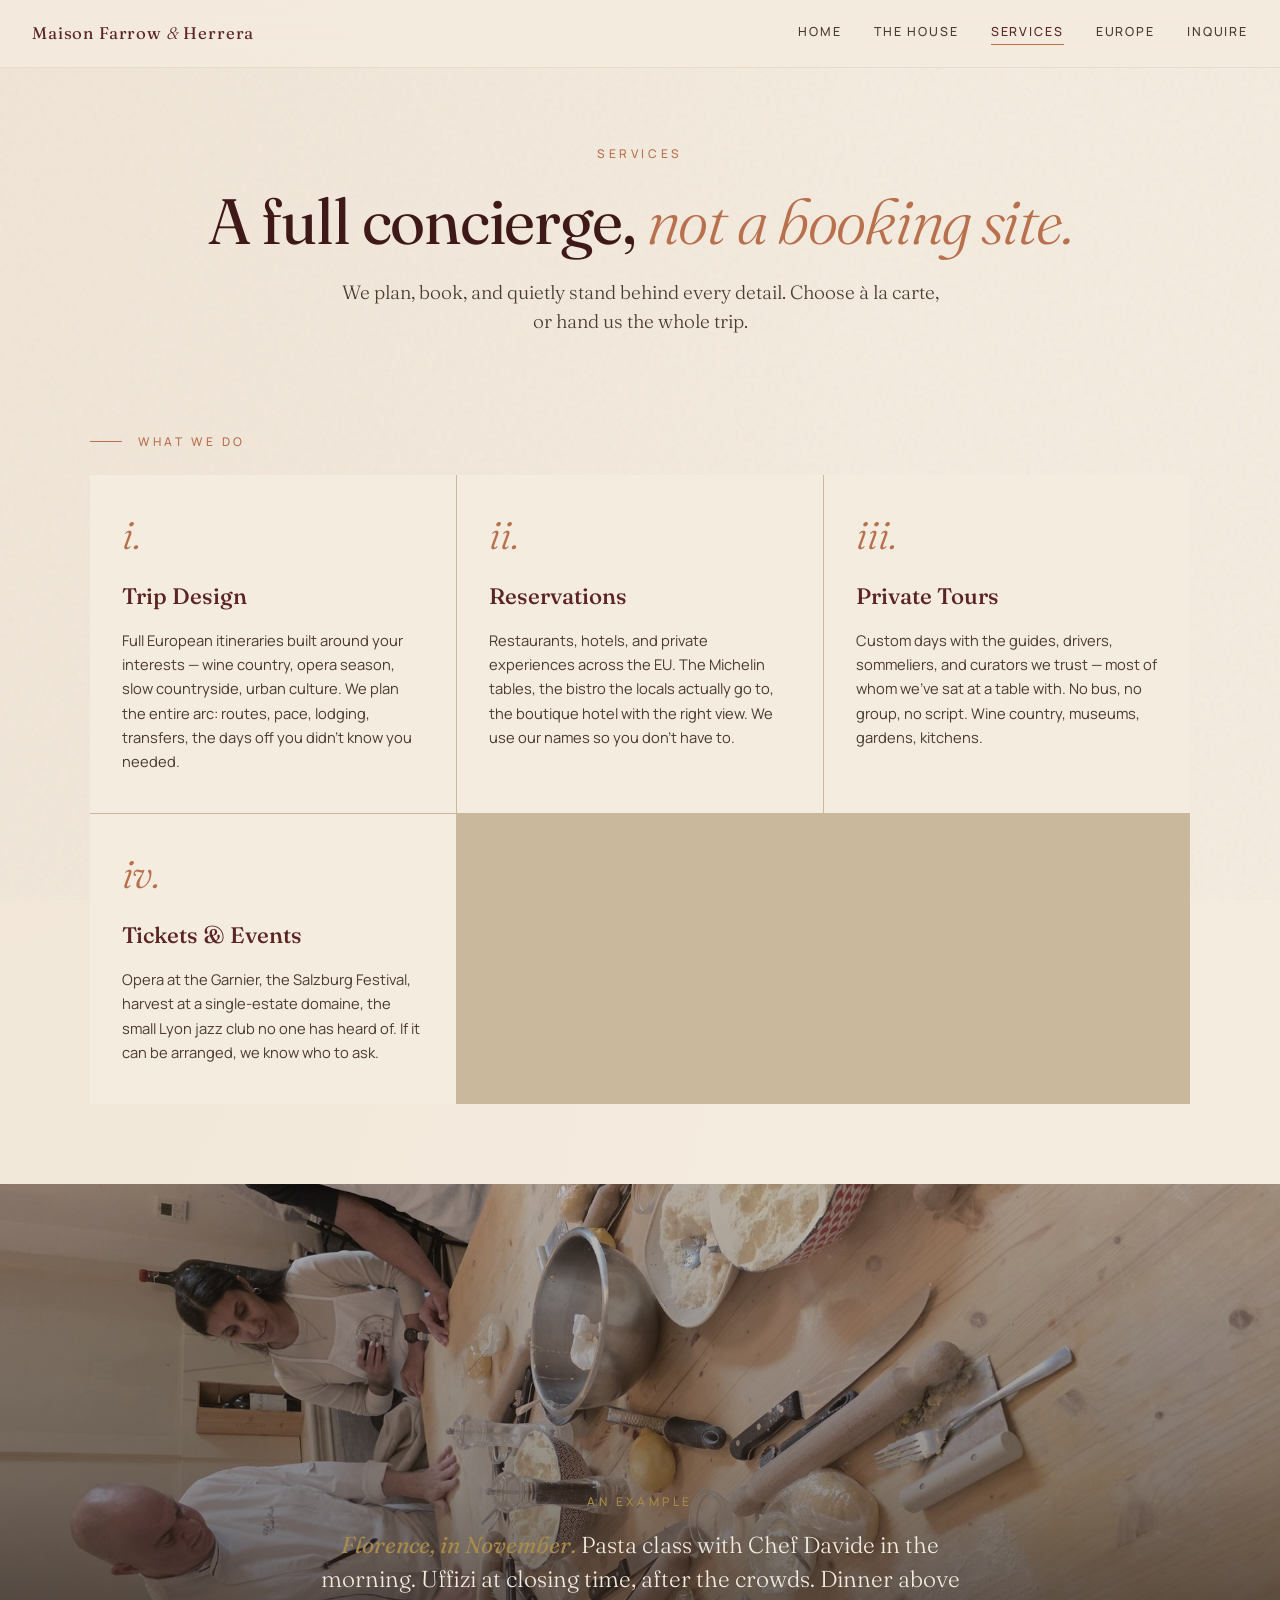
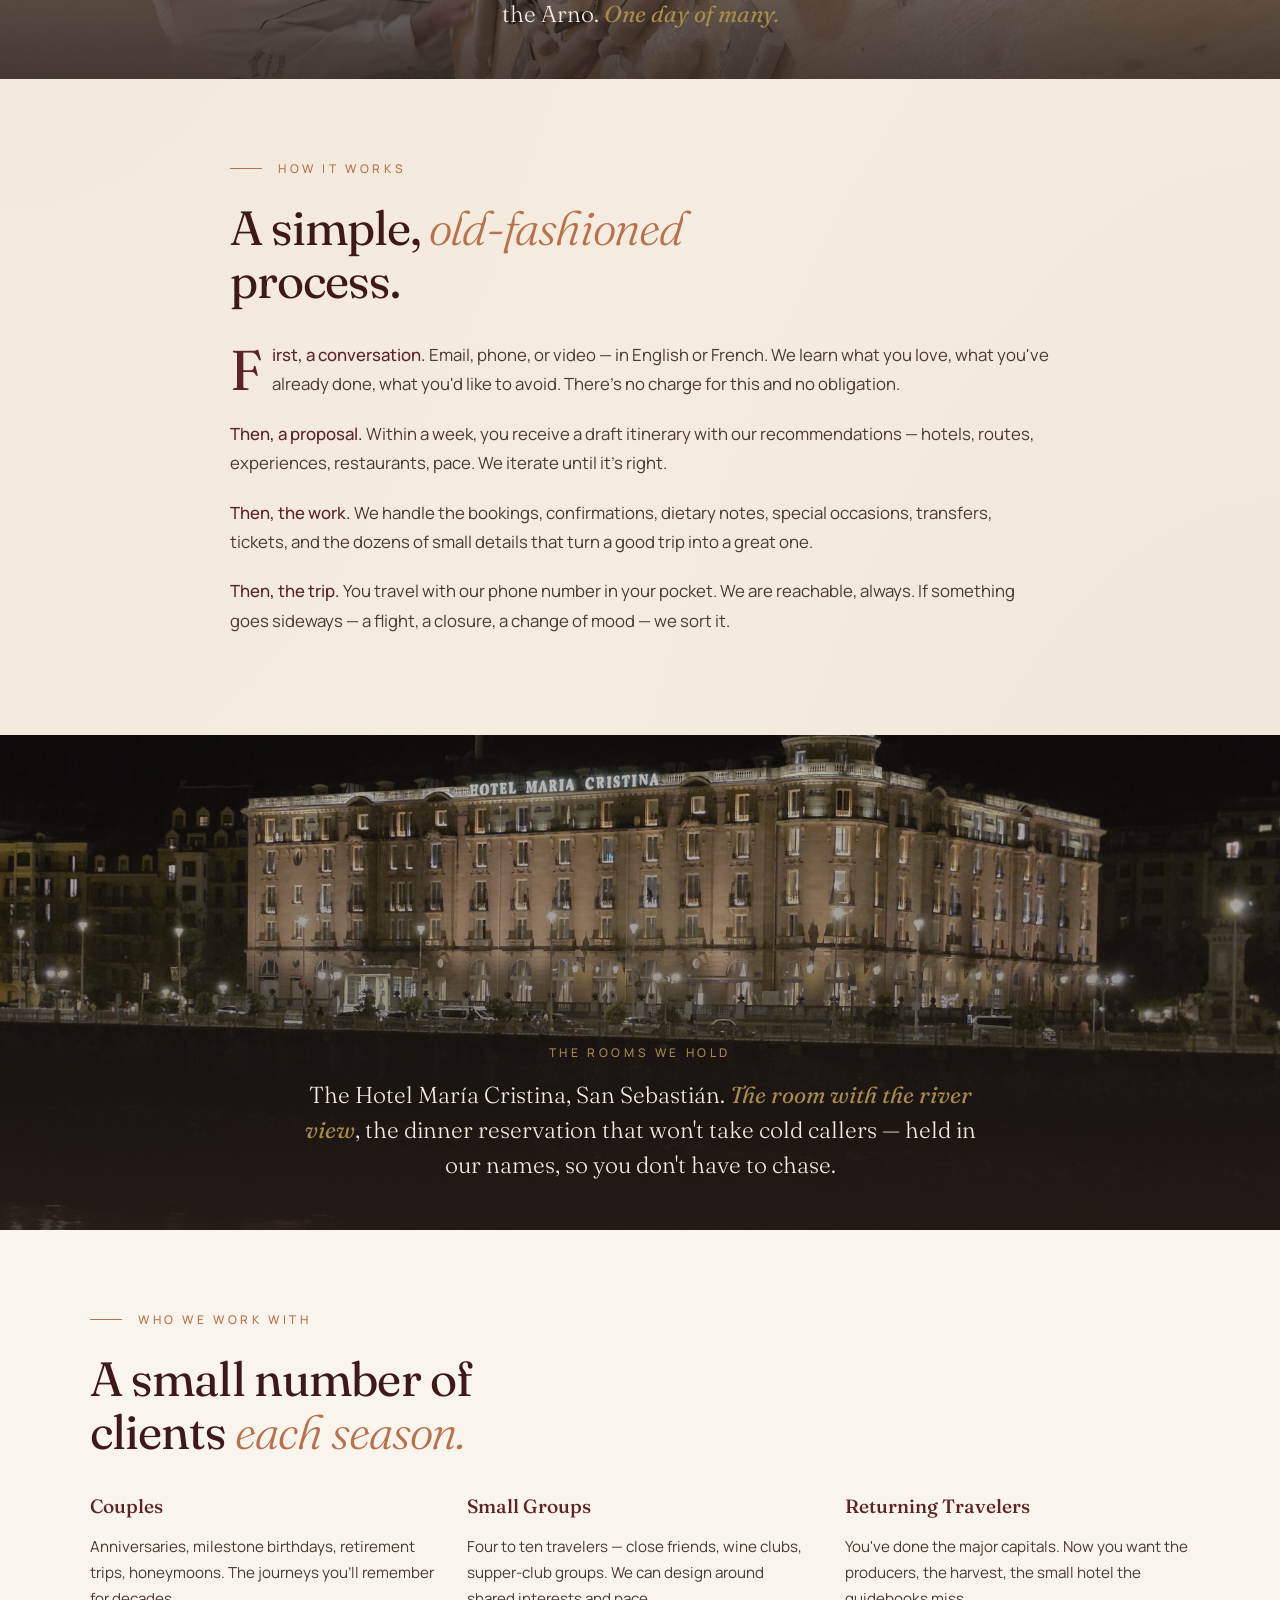
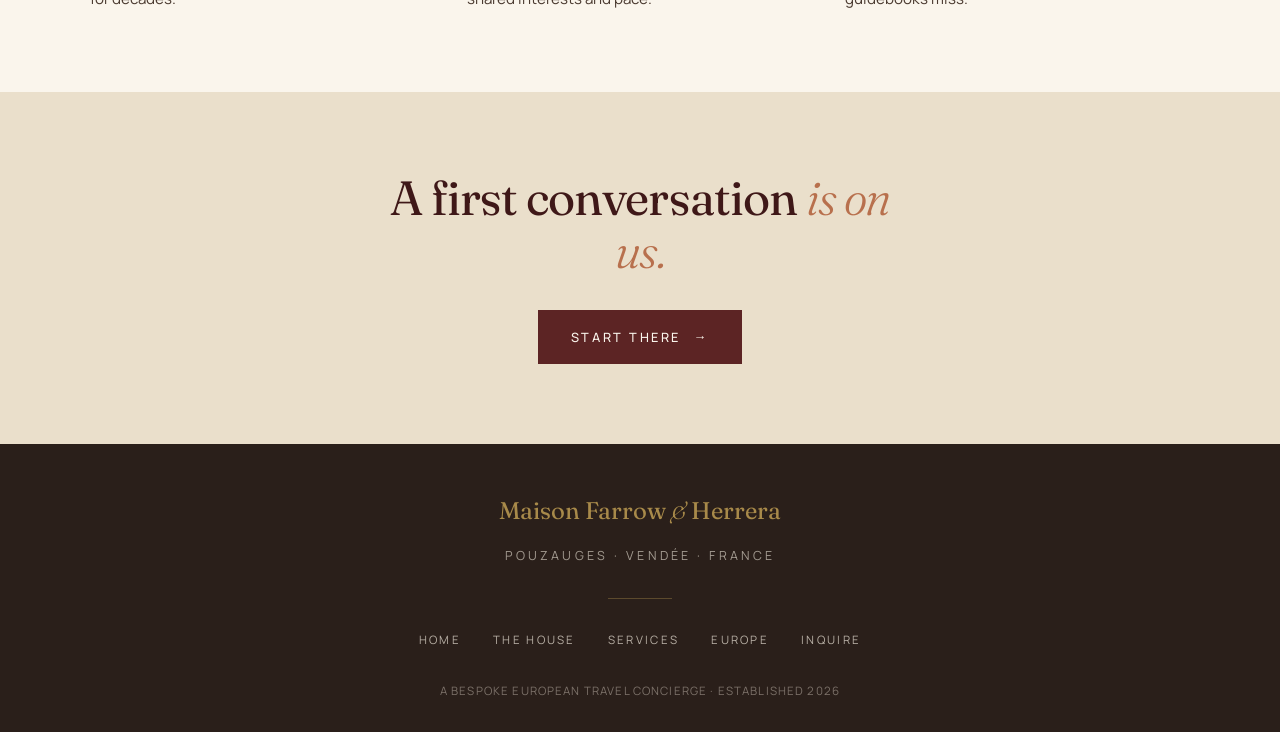
<file: services.html>
<!DOCTYPE html>
<html lang="en">
<head>
<meta charset="UTF-8">
<meta name="viewport" content="width=device-width, initial-scale=1.0">
<title>Services · Maison Farrow & Herrera</title>
<link rel="preconnect" href="https://fonts.googleapis.com">
<link rel="preconnect" href="https://fonts.gstatic.com" crossorigin>
<link href="https://fonts.googleapis.com/css2?family=Fraunces:ital,opsz,wght@0,9..144,300;0,9..144,400;0,9..144,500;0,9..144,600;1,9..144,300;1,9..144,400&family=Manrope:wght@300;400;500;600&display=swap" rel="stylesheet">
<link rel="stylesheet" href="styles.css">
</head>
<body>
<nav>
  <a href="index.html" class="logo">Maison Farrow <em>&amp;</em> Herrera</a>
  <div class="nav-links">
    <a href="index.html">Home</a>
    <a href="about.html">The House</a>
    <a href="services.html" class="active">Services</a>
    <a href="europe.html">Europe</a>
    <a href="contact.html">Inquire</a>
  </div>
</nav>

<header class="page-header">
  <div class="eyebrow">Services</div>
  <h1>A full concierge, <em>not a booking site.</em></h1>
  <p class="lede">We plan, book, and quietly stand behind every detail. Choose à la carte, or hand us the whole trip.</p>
</header>

<!-- FOUR CORE SERVICES -->
<section style="padding-top:2rem;">
  <div class="container">
    <div class="section-label">What We Do</div>

    <div class="cards" style="margin-top:1rem;">
      <div class="card">
        <span class="card-number">i.</span>
        <h3 class="card-title">Trip Design</h3>
        <p class="card-text">Full European itineraries built around your interests — wine country, opera season, slow countryside, urban culture. We plan the entire arc: routes, pace, lodging, transfers, the days off you didn't know you needed.</p>
      </div>
      <div class="card">
        <span class="card-number">ii.</span>
        <h3 class="card-title">Reservations</h3>
        <p class="card-text">Restaurants, hotels, and private experiences across the EU. The Michelin tables, the bistro the locals actually go to, the boutique hotel with the right view. We use our names so you don't have to.</p>
      </div>
      <div class="card">
        <span class="card-number">iii.</span>
        <h3 class="card-title">Private Tours</h3>
        <p class="card-text">Custom days with the guides, drivers, sommeliers, and curators we trust — most of whom we've sat at a table with. No bus, no group, no script. Wine country, museums, gardens, kitchens.</p>
      </div>
      <div class="card">
        <span class="card-number">iv.</span>
        <h3 class="card-title">Tickets &amp; Events</h3>
        <p class="card-text">Opera at the Garnier, the Salzburg Festival, harvest at a single-estate domaine, the small Lyon jazz club no one has heard of. If it can be arranged, we know who to ask.</p>
      </div>
    </div>
  </div>
</section>

<!-- FLORENCE INTERLUDE -->
<section class="interlude">
  <div class="interlude-image">
    <img src="cooking-class.jpg" alt="A chef in whites with students around a long wooden table, dough and rolling pins, Florence" loading="lazy" style="object-position:center 40%;">
  </div>
  <div class="interlude-caption">
    <div class="interlude-label">An example</div>
    <p class="interlude-text">
      <em>Florence, in November.</em> Pasta class with Chef Davide in the morning. Uffizi at closing time, after the crowds. Dinner above the Arno. <em>One day of many.</em>
    </p>
  </div>
</section>

<!-- HOW IT WORKS -->
<section>
  <div class="container narrow prose">
    <div class="section-label">How It Works</div>
    <h2 class="section-title">A simple, <em>old-fashioned</em> process.</h2>
    <p>
      <strong style="color:var(--bordeaux);font-weight:500;">First, a conversation.</strong> Email, phone, or video — in English or French. We learn what you love, what you've already done, what you'd like to avoid. There's no charge for this and no obligation.
    </p>
    <p>
      <strong style="color:var(--bordeaux);font-weight:500;">Then, a proposal.</strong> Within a week, you receive a draft itinerary with our recommendations — hotels, routes, experiences, restaurants, pace. We iterate until it's right.
    </p>
    <p>
      <strong style="color:var(--bordeaux);font-weight:500;">Then, the work.</strong> We handle the bookings, confirmations, dietary notes, special occasions, transfers, tickets, and the dozens of small details that turn a good trip into a great one.
    </p>
    <p>
      <strong style="color:var(--bordeaux);font-weight:500;">Then, the trip.</strong> You travel with our phone number in your pocket. We are reachable, always. If something goes sideways — a flight, a closure, a change of mood — we sort it.
    </p>
  </div>
</section>

<!-- HOTEL INTERLUDE -->
<section class="interlude">
  <div class="interlude-image">
    <img src="maria-cristina-hotel.jpg" alt="The Hotel María Cristina in San Sebastián lit at night, reflected on the Urumea river" loading="lazy" style="object-position:center 40%;">
  </div>
  <div class="interlude-caption">
    <div class="interlude-label">The rooms we hold</div>
    <p class="interlude-text">
      The Hotel María Cristina, San Sebastián. <em>The room with the river view</em>, the dinner reservation that won't take cold callers — held in our names, so you don't have to chase.
    </p>
  </div>
</section>

<!-- WHO IT'S FOR -->
<section style="background:var(--paper);">
  <div class="container">
    <div class="section-label">Who We Work With</div>
    <h2 class="section-title">A small number of clients <em>each season.</em></h2>
    <div style="display:grid;grid-template-columns:repeat(auto-fit,minmax(250px,1fr));gap:2rem;margin-top:2rem;">
      <div>
        <h4 style="font-family:'Fraunces',serif;font-size:1.2rem;color:var(--bordeaux);margin-bottom:0.8rem;font-weight:500;">Couples</h4>
        <p style="font-size:0.95rem;color:var(--ink-soft);line-height:1.7;">Anniversaries, milestone birthdays, retirement trips, honeymoons. The journeys you'll remember for decades.</p>
      </div>
      <div>
        <h4 style="font-family:'Fraunces',serif;font-size:1.2rem;color:var(--bordeaux);margin-bottom:0.8rem;font-weight:500;">Small Groups</h4>
        <p style="font-size:0.95rem;color:var(--ink-soft);line-height:1.7;">Four to ten travelers — close friends, wine clubs, supper-club groups. We can design around shared interests and pace.</p>
      </div>
      <div>
        <h4 style="font-family:'Fraunces',serif;font-size:1.2rem;color:var(--bordeaux);margin-bottom:0.8rem;font-weight:500;">Returning Travelers</h4>
        <p style="font-size:0.95rem;color:var(--ink-soft);line-height:1.7;">You've done the major capitals. Now you want the producers, the harvest, the small hotel the guidebooks miss.</p>
      </div>
    </div>
  </div>
</section>

<!-- CTA -->
<section style="background:var(--cream-dark);text-align:center;">
  <div class="container">
    <h2 class="section-title" style="margin:0 auto 2rem;text-align:center;">A first conversation <em>is on us.</em></h2>
    <a href="contact.html" class="cta">Start There</a>
  </div>
</section>

<footer>
  <div class="footer-mark">Maison Farrow <em>&amp;</em> Herrera</div>
  <div class="footer-location">Pouzauges · Vendée · France</div>
  <div class="footer-rule"></div>
  <div class="footer-nav">
    <a href="index.html">Home</a>
    <a href="about.html">The House</a>
    <a href="services.html">Services</a>
    <a href="europe.html">Europe</a>
    <a href="contact.html">Inquire</a>
  </div>
  <div class="footer-fine">A bespoke European travel concierge · Established 2026</div>
</footer>
</body>
</html>
</file>
<file: styles.css>
/* ============================================
   MAISON FARROW & HERRERA — shared styles
   ============================================ */

:root {
  --cream: #F4ECDF;
  --cream-dark: #EADFCB;
  --paper: #FAF5EC;
  --ink: #2A1F1A;
  --ink-soft: #4A3A30;
  --bordeaux: #5C2424;
  --bordeaux-deep: #3F1818;
  --terracotta: #B8704D;
  --gold: #A88A4A;
  --rule: #C9B89C;
}

* { box-sizing: border-box; margin: 0; padding: 0; }
html { scroll-behavior: smooth; }

body {
  background: var(--cream);
  color: var(--ink);
  font-family: 'Manrope', -apple-system, sans-serif;
  font-weight: 400;
  line-height: 1.6;
  overflow-x: hidden;
  background-image:
    radial-gradient(ellipse at top left, rgba(184, 112, 77, 0.06), transparent 50%),
    radial-gradient(ellipse at bottom right, rgba(92, 36, 36, 0.05), transparent 50%);
}

body::before {
  content: '';
  position: fixed;
  inset: 0;
  pointer-events: none;
  z-index: 1;
  opacity: 0.4;
  background-image: url("data:image/svg+xml,%3Csvg viewBox='0 0 200 200' xmlns='http://www.w3.org/2000/svg'%3E%3Cfilter id='noiseFilter'%3E%3CfeTurbulence type='fractalNoise' baseFrequency='0.85' numOctaves='2' stitchTiles='stitch'/%3E%3C/filter%3E%3Crect width='100%25' height='100%25' filter='url(%23noiseFilter)' opacity='0.15'/%3E%3C/svg%3E");
}

.serif { font-family: 'Fraunces', Georgia, serif; }

/* ---------- NAV ---------- */
nav {
  position: fixed;
  top: 0; left: 0; right: 0;
  z-index: 100;
  padding: 1.25rem 2rem;
  background: rgba(244, 236, 223, 0.85);
  backdrop-filter: blur(12px);
  -webkit-backdrop-filter: blur(12px);
  border-bottom: 1px solid rgba(201, 184, 156, 0.3);
  display: flex;
  justify-content: space-between;
  align-items: center;
}

.logo {
  font-family: 'Fraunces', serif;
  font-weight: 400;
  font-size: 1.05rem;
  letter-spacing: 0.05em;
  color: var(--bordeaux);
  text-decoration: none;
}
.logo em { font-style: italic; font-weight: 300; }

.nav-links { display: flex; gap: 2rem; }
.nav-links a {
  color: var(--ink-soft);
  text-decoration: none;
  font-size: 0.78rem;
  letter-spacing: 0.15em;
  text-transform: uppercase;
  font-weight: 500;
  transition: color 0.3s;
  padding-bottom: 2px;
  border-bottom: 1px solid transparent;
}
.nav-links a:hover { color: var(--bordeaux); }
.nav-links a.active { color: var(--bordeaux); border-bottom-color: var(--terracotta); }

@media (max-width: 768px) {
  .nav-links { gap: 1rem; }
  .nav-links a { font-size: 0.7rem; letter-spacing: 0.1em; }
}

/* ---------- PAGE HEADER (interior pages) ---------- */
.page-header {
  padding: 9rem 2rem 4rem;
  position: relative;
  z-index: 2;
  text-align: center;
}

.page-header .eyebrow {
  font-size: 0.75rem;
  letter-spacing: 0.3em;
  text-transform: uppercase;
  color: var(--terracotta);
  margin-bottom: 1.5rem;
  font-weight: 500;
}

.page-header h1 {
  font-family: 'Fraunces', serif;
  font-size: clamp(2.2rem, 5vw, 4rem);
  line-height: 1.05;
  font-weight: 400;
  color: var(--bordeaux-deep);
  margin-bottom: 1.5rem;
  letter-spacing: -0.02em;
}
.page-header h1 em { font-style: italic; color: var(--terracotta); font-weight: 300; }

.page-header .lede {
  font-family: 'Fraunces', serif;
  font-size: clamp(1.1rem, 1.5vw, 1.3rem);
  line-height: 1.5;
  color: var(--ink-soft);
  max-width: 38rem;
  margin: 0 auto;
  font-weight: 300;
}

/* ---------- SECTIONS ---------- */
section {
  padding: 5rem 2rem;
  position: relative;
  z-index: 2;
}

.container {
  max-width: 1100px;
  margin: 0 auto;
}

.container.narrow { max-width: 820px; }

.section-label {
  font-size: 0.75rem;
  letter-spacing: 0.3em;
  text-transform: uppercase;
  color: var(--terracotta);
  margin-bottom: 1.5rem;
  font-weight: 500;
  display: flex;
  align-items: center;
  gap: 1rem;
}
.section-label::before {
  content: '';
  width: 2rem;
  height: 1px;
  background: var(--terracotta);
}

.section-title {
  font-family: 'Fraunces', serif;
  font-size: clamp(1.8rem, 4vw, 3rem);
  line-height: 1.1;
  font-weight: 400;
  color: var(--bordeaux-deep);
  margin-bottom: 2rem;
  letter-spacing: -0.02em;
  max-width: 32rem;
}
.section-title em { font-style: italic; color: var(--terracotta); font-weight: 300; }

/* ---------- PROSE ---------- */
.prose p {
  font-size: 1.05rem;
  color: var(--ink-soft);
  margin-bottom: 1.25rem;
  line-height: 1.75;
}

.prose p:first-of-type::first-letter {
  font-family: 'Fraunces', serif;
  font-size: 3.5rem;
  float: left;
  line-height: 0.9;
  padding: 0.3rem 0.6rem 0 0;
  color: var(--bordeaux);
  font-weight: 400;
}

/* ---------- FIGURE / IMAGES ---------- */
figure { margin: 0; }
img { max-width: 100%; display: block; }

.figure-wide {
  margin: 3rem 0;
}
.figure-wide img {
  width: 100%;
  height: auto;
  filter: sepia(0.05) saturate(0.95);
  box-shadow: 0 15px 40px rgba(63, 24, 24, 0.15);
}
.figure-wide figcaption {
  font-family: 'Fraunces', serif;
  font-style: italic;
  font-weight: 300;
  font-size: 0.95rem;
  color: var(--ink-soft);
  text-align: center;
  margin-top: 1rem;
  letter-spacing: 0.02em;
}

/* ---------- INTERLUDE ---------- */
.interlude {
  padding: 0;
  position: relative;
  overflow: hidden;
}
.interlude-image {
  position: relative;
  height: clamp(380px, 55vh, 540px);
  overflow: hidden;
}
.interlude-image img {
  width: 100%;
  height: 100%;
  object-fit: cover;
  filter: sepia(0.1) saturate(0.85) brightness(0.85);
}
.interlude-image::after {
  content: '';
  position: absolute;
  inset: 0;
  background: linear-gradient(180deg, rgba(42, 31, 26, 0.15) 0%, rgba(42, 31, 26, 0.4) 60%, rgba(42, 31, 26, 0.78) 100%);
}
.interlude-caption {
  position: absolute;
  bottom: 0; left: 0; right: 0;
  padding: 3rem 2rem;
  z-index: 2;
  text-align: center;
}
.interlude-label {
  font-size: 0.75rem;
  letter-spacing: 0.3em;
  text-transform: uppercase;
  color: var(--gold);
  margin-bottom: 1rem;
  font-weight: 500;
}
.interlude-text {
  font-family: 'Fraunces', serif;
  font-size: clamp(1.1rem, 1.8vw, 1.45rem);
  font-weight: 300;
  line-height: 1.5;
  color: var(--cream);
  max-width: 42rem;
  margin: 0 auto;
}
.interlude-text em {
  font-style: italic;
  color: var(--gold);
  font-weight: 400;
}

/* ---------- GALLERY GRID ---------- */
.gallery {
  display: grid;
  grid-template-columns: repeat(6, 1fr);
  grid-auto-rows: 200px;
  gap: 1rem;
}
@media (max-width: 900px) {
  .gallery { grid-template-columns: repeat(2, 1fr); grid-auto-rows: 220px; }
}

.gallery-item {
  position: relative;
  margin: 0;
  overflow: hidden;
  background: var(--paper);
  box-shadow: 0 6px 20px rgba(63, 24, 24, 0.1);
}
.gallery-item.tall { grid-column: span 2; grid-row: span 2; }
.gallery-item.wide { grid-column: span 2; grid-row: span 1; }
.gallery-item.huge { grid-column: span 3; grid-row: span 2; }
.gallery-item.three { grid-column: span 3; grid-row: span 1; }

@media (max-width: 900px) {
  .gallery-item.tall { grid-column: span 1; grid-row: span 2; }
  .gallery-item.wide,
  .gallery-item.huge,
  .gallery-item.three { grid-column: span 2; grid-row: span 1; }
}

.gallery-item img {
  width: 100%;
  height: 100%;
  object-fit: cover;
  transition: transform 0.6s ease;
  filter: sepia(0.04) saturate(0.95);
}
.gallery-item:hover img { transform: scale(1.04); }
.gallery-item figcaption {
  position: absolute;
  bottom: 0; left: 0; right: 0;
  padding: 1.5rem 1rem 0.8rem;
  font-family: 'Fraunces', serif;
  font-style: italic;
  font-weight: 300;
  font-size: 0.85rem;
  color: var(--cream);
  background: linear-gradient(to top, rgba(42, 31, 26, 0.85), transparent);
  text-align: center;
  letter-spacing: 0.02em;
}

/* ---------- CARDS (regions/services) ---------- */
.cards {
  display: grid;
  grid-template-columns: repeat(auto-fit, minmax(280px, 1fr));
  gap: 1px;
  background: var(--rule);
  margin-top: 2rem;
}
.card {
  background: var(--cream);
  padding: 2.5rem 2rem;
  transition: background 0.4s;
}
.card:hover { background: var(--paper); }
.card-number {
  font-family: 'Fraunces', serif;
  font-style: italic;
  font-weight: 300;
  font-size: 2.5rem;
  color: var(--terracotta);
  line-height: 1;
  margin-bottom: 1.5rem;
  display: block;
}
.card-title {
  font-family: 'Fraunces', serif;
  font-size: 1.4rem;
  color: var(--bordeaux);
  margin-bottom: 0.8rem;
  font-weight: 500;
}
.card-text {
  font-size: 0.92rem;
  color: var(--ink-soft);
  line-height: 1.65;
}

/* ---------- PRINCIPAL CARDS ---------- */
.principals {
  display: grid;
  grid-template-columns: 1fr 1fr;
  gap: 4rem;
  margin-top: 3rem;
}
@media (max-width: 768px) {
  .principals { grid-template-columns: 1fr; }
}
.principal {
  padding: 2rem;
  background: var(--paper);
  border-left: 2px solid var(--gold);
}
.principal-name {
  font-family: 'Fraunces', serif;
  font-size: 1.5rem;
  color: var(--bordeaux);
  margin-bottom: 0.3rem;
  font-weight: 500;
}
.principal-title {
  font-size: 0.75rem;
  letter-spacing: 0.2em;
  text-transform: uppercase;
  color: var(--terracotta);
  margin-bottom: 1rem;
  font-weight: 500;
}
.principal-bio {
  font-size: 0.95rem;
  color: var(--ink-soft);
  line-height: 1.7;
}
.credentials {
  margin-top: 1rem;
  padding-top: 1rem;
  border-top: 1px dashed var(--rule);
  font-size: 0.82rem;
  color: var(--ink-soft);
  font-style: italic;
  line-height: 1.5;
}

/* ---------- REGION SECTION (dark) ---------- */
.region-block {
  display: grid;
  grid-template-columns: 1fr 1fr;
  gap: 0;
  align-items: stretch;
  margin: 0 auto;
  max-width: 1200px;
}
.region-block.reverse { direction: rtl; }
.region-block.reverse > * { direction: ltr; }
@media (max-width: 800px) {
  .region-block { grid-template-columns: 1fr; }
}
.region-block-image {
  position: relative;
  min-height: 400px;
  overflow: hidden;
}
.region-block-image img {
  width: 100%; height: 100%;
  object-fit: cover;
  position: absolute; inset: 0;
}
.region-block-text {
  padding: 3rem 2.5rem;
  background: var(--paper);
  display: flex;
  flex-direction: column;
  justify-content: center;
}
.region-block-text h3 {
  font-family: 'Fraunces', serif;
  font-size: 2rem;
  color: var(--bordeaux);
  margin-bottom: 0.5rem;
  font-weight: 500;
  letter-spacing: -0.01em;
}
.region-block-text h3 em { font-style: italic; color: var(--terracotta); font-weight: 300; }
.region-block-text .country {
  font-size: 0.75rem;
  letter-spacing: 0.25em;
  text-transform: uppercase;
  color: var(--terracotta);
  margin-bottom: 1.5rem;
  font-weight: 500;
}
.region-block-text p {
  color: var(--ink-soft);
  font-size: 1rem;
  line-height: 1.7;
  margin-bottom: 1rem;
}
.region-block-text ul {
  margin-top: 1rem;
  padding-left: 1.2rem;
}
.region-block-text li {
  color: var(--ink-soft);
  font-size: 0.95rem;
  line-height: 1.7;
  margin-bottom: 0.3rem;
}

/* ---------- CTA & BUTTONS ---------- */
.cta {
  display: inline-flex;
  align-items: center;
  gap: 0.8rem;
  padding: 1rem 2rem;
  background: var(--bordeaux);
  color: var(--paper);
  text-decoration: none;
  font-size: 0.8rem;
  letter-spacing: 0.2em;
  text-transform: uppercase;
  font-weight: 500;
  transition: all 0.4s;
  border: 1px solid var(--bordeaux);
}
.cta:hover {
  background: var(--bordeaux-deep);
  transform: translateY(-2px);
  box-shadow: 0 10px 25px rgba(92, 36, 36, 0.2);
}
.cta::after {
  content: '→';
  font-family: serif;
  transition: transform 0.3s;
}
.cta:hover::after { transform: translateX(4px); }

.cta-ghost {
  display: inline-flex;
  align-items: center;
  gap: 0.8rem;
  padding: 1rem 2rem;
  background: transparent;
  color: var(--bordeaux);
  text-decoration: none;
  font-size: 0.8rem;
  letter-spacing: 0.2em;
  text-transform: uppercase;
  font-weight: 500;
  border: 1px solid var(--bordeaux);
  transition: all 0.4s;
}
.cta-ghost:hover { background: var(--bordeaux); color: var(--paper); }

/* ---------- ETHOS / QUOTE ---------- */
.ethos-quote {
  font-family: 'Fraunces', serif;
  font-style: italic;
  font-weight: 300;
  font-size: clamp(1.2rem, 2.3vw, 1.8rem);
  line-height: 1.4;
  color: var(--bordeaux-deep);
  max-width: 48rem;
  margin: 0 auto;
  text-align: center;
  padding: 2rem 0;
}
.ethos-quote::before,
.ethos-quote::after {
  content: '';
  display: block;
  width: 3rem;
  height: 1px;
  background: var(--terracotta);
  margin: 1.5rem auto;
}
.ethos-quote strong { font-weight: 400; font-style: normal; color: var(--bordeaux); }
.ethos-signature {
  text-align: center;
  margin-top: 2rem;
  font-size: 0.8rem;
  letter-spacing: 0.25em;
  text-transform: uppercase;
  color: var(--terracotta);
  font-weight: 500;
}

/* ---------- CONTACT ---------- */
.contact-method {
  display: inline-block;
  margin: 0 1.5rem 1rem;
  color: var(--bordeaux);
  text-decoration: none;
  border-bottom: 1px solid transparent;
  padding-bottom: 2px;
  transition: border-color 0.3s;
  font-family: 'Fraunces', serif;
  font-size: 1.1rem;
}
.contact-method:hover { border-bottom-color: var(--bordeaux); }

/* ---------- FOOTER ---------- */
footer {
  background: var(--ink);
  color: var(--cream);
  padding: 3rem 2rem 2rem;
  text-align: center;
  position: relative;
  z-index: 2;
}
.footer-mark {
  font-family: 'Fraunces', serif;
  font-size: 1.5rem;
  margin-bottom: 1rem;
  color: var(--gold);
  font-weight: 400;
}
.footer-mark em { font-style: italic; font-weight: 300; }
.footer-location {
  font-size: 0.78rem;
  letter-spacing: 0.25em;
  text-transform: uppercase;
  color: rgba(244, 236, 223, 0.6);
  margin-bottom: 2rem;
}
.footer-rule {
  width: 4rem;
  height: 1px;
  background: var(--gold);
  margin: 0 auto 2rem;
  opacity: 0.4;
}
.footer-nav {
  display: flex;
  justify-content: center;
  gap: 2rem;
  margin-bottom: 2rem;
  flex-wrap: wrap;
}
.footer-nav a {
  color: rgba(244, 236, 223, 0.7);
  text-decoration: none;
  font-size: 0.72rem;
  letter-spacing: 0.2em;
  text-transform: uppercase;
  transition: color 0.3s;
}
.footer-nav a:hover { color: var(--gold); }
.footer-fine {
  font-size: 0.72rem;
  letter-spacing: 0.1em;
  color: rgba(244, 236, 223, 0.4);
  text-transform: uppercase;
}

/* ---------- ANIMATIONS ---------- */
@keyframes rise {
  from { opacity: 0; transform: translateY(20px); }
  to { opacity: 1; transform: translateY(0); }
}

/* ============================================
   REFINEMENTS — polish pass
   ============================================ */

/* Form focus states */
input,
textarea {
  transition: border-color 0.3s, background 0.3s, box-shadow 0.3s;
}
input:focus,
textarea:focus {
  outline: none;
  border-color: var(--terracotta) !important;
  background: var(--paper) !important;
  box-shadow: 0 0 0 3px rgba(184, 112, 77, 0.08);
}
input::placeholder,
textarea::placeholder {
  color: var(--rule);
  font-style: italic;
  font-family: 'Fraunces', serif;
  opacity: 0.8;
}

/* Service cards: hover lift */
.card { transition: background 0.4s, transform 0.4s, box-shadow 0.4s; }
.card:hover {
  background: var(--paper);
  transform: translateY(-3px);
  box-shadow: 0 12px 30px rgba(63, 24, 24, 0.08);
}

/* Principal cards: watermark initial + hover lift */
.principal {
  position: relative;
  overflow: hidden;
  transition: transform 0.4s, box-shadow 0.4s;
}
.principal::before {
  content: attr(data-initial);
  position: absolute;
  top: -0.6rem;
  right: 0.8rem;
  font-family: 'Fraunces', serif;
  font-style: italic;
  font-size: 9rem;
  color: var(--terracotta);
  opacity: 0.07;
  line-height: 1;
  font-weight: 300;
  z-index: 0;
  pointer-events: none;
  user-select: none;
}
.principal > * { position: relative; z-index: 1; }
.principal:hover {
  transform: translateY(-2px);
  box-shadow: 0 12px 30px rgba(63, 24, 24, 0.08);
}

/* Gallery: enhanced caption on hover */
.gallery-item figcaption {
  transition: padding 0.4s, font-size 0.4s, letter-spacing 0.4s;
}
.gallery-item:hover figcaption {
  font-size: 0.92rem;
  padding-bottom: 1.2rem;
  letter-spacing: 0.05em;
}

/* Region block: subtle image zoom on hover */
.region-block-image img {
  transition: transform 0.8s ease;
}
.region-block:hover .region-block-image img {
  transform: scale(1.03);
}

/* CTA-ghost: align hover transform with .cta for consistency */
.cta-ghost:hover {
  transform: translateY(-2px);
  box-shadow: 0 10px 25px rgba(92, 36, 36, 0.15);
}
</file>
